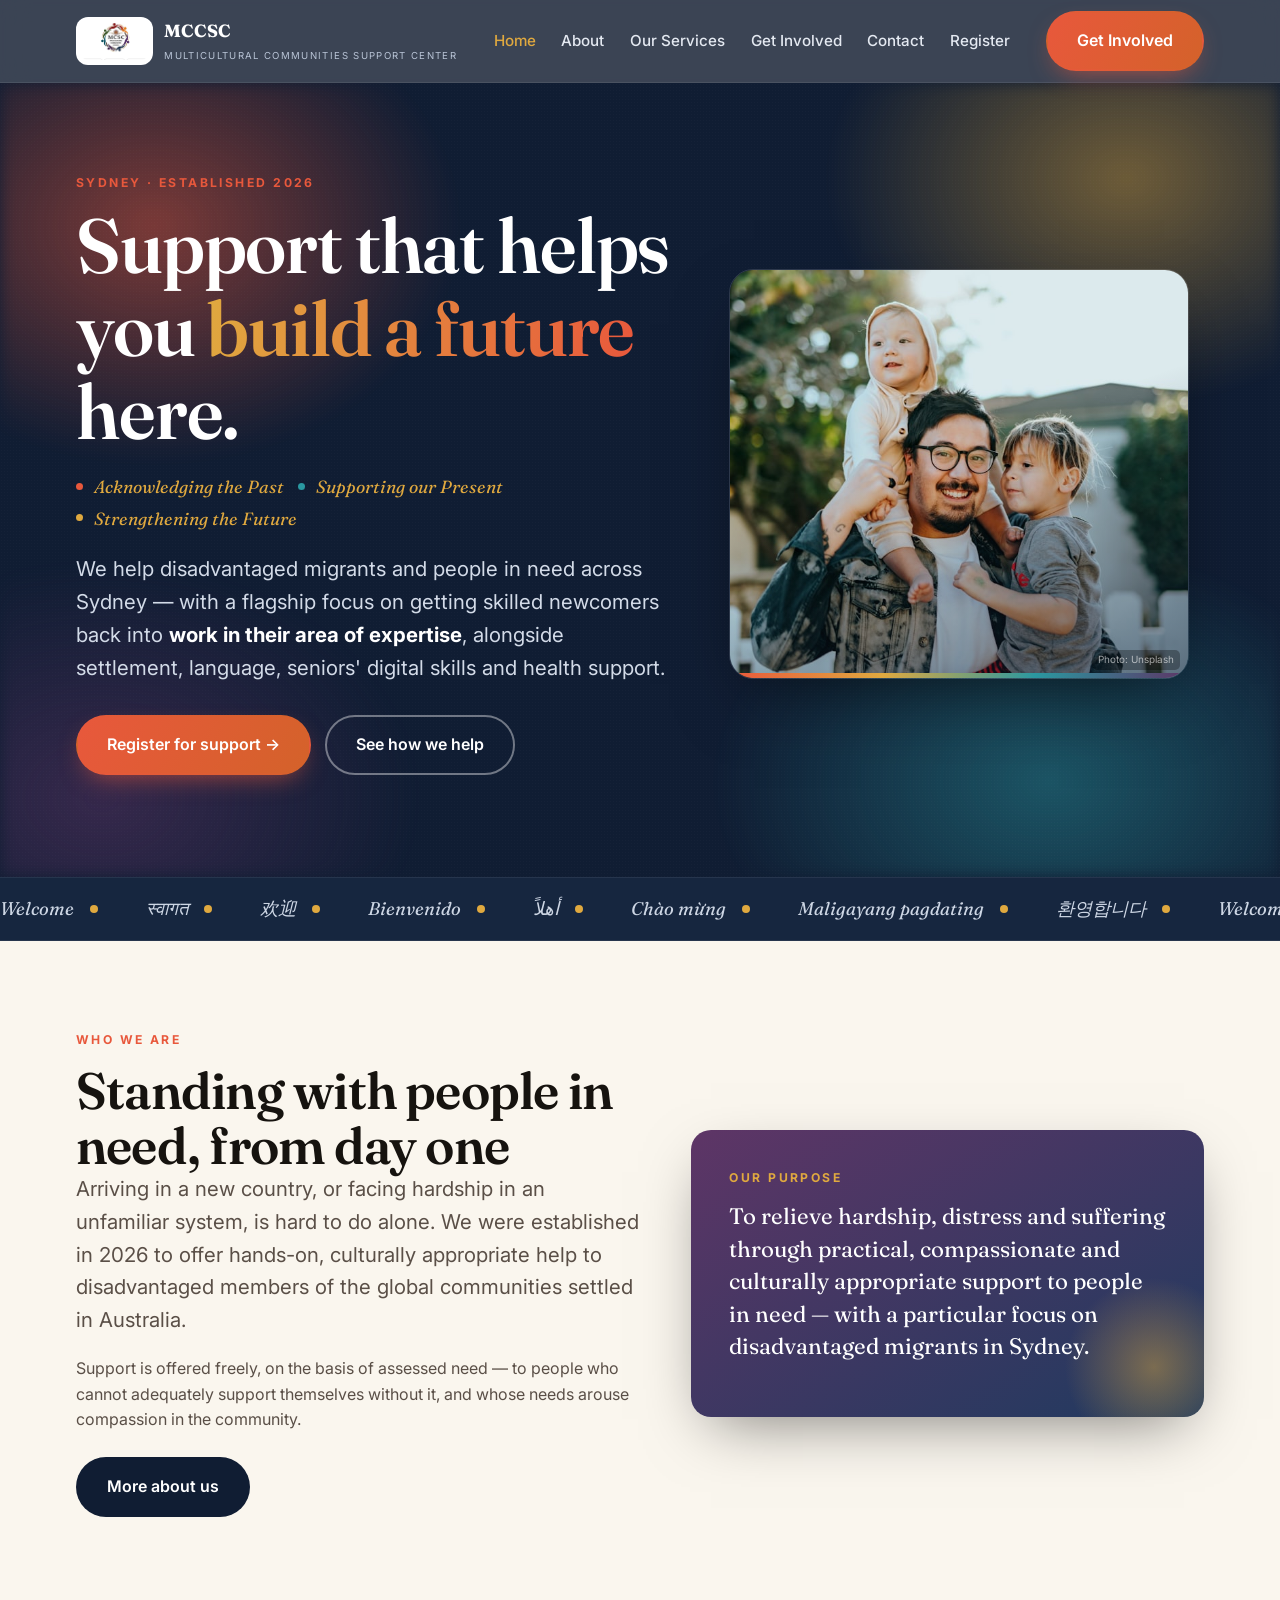
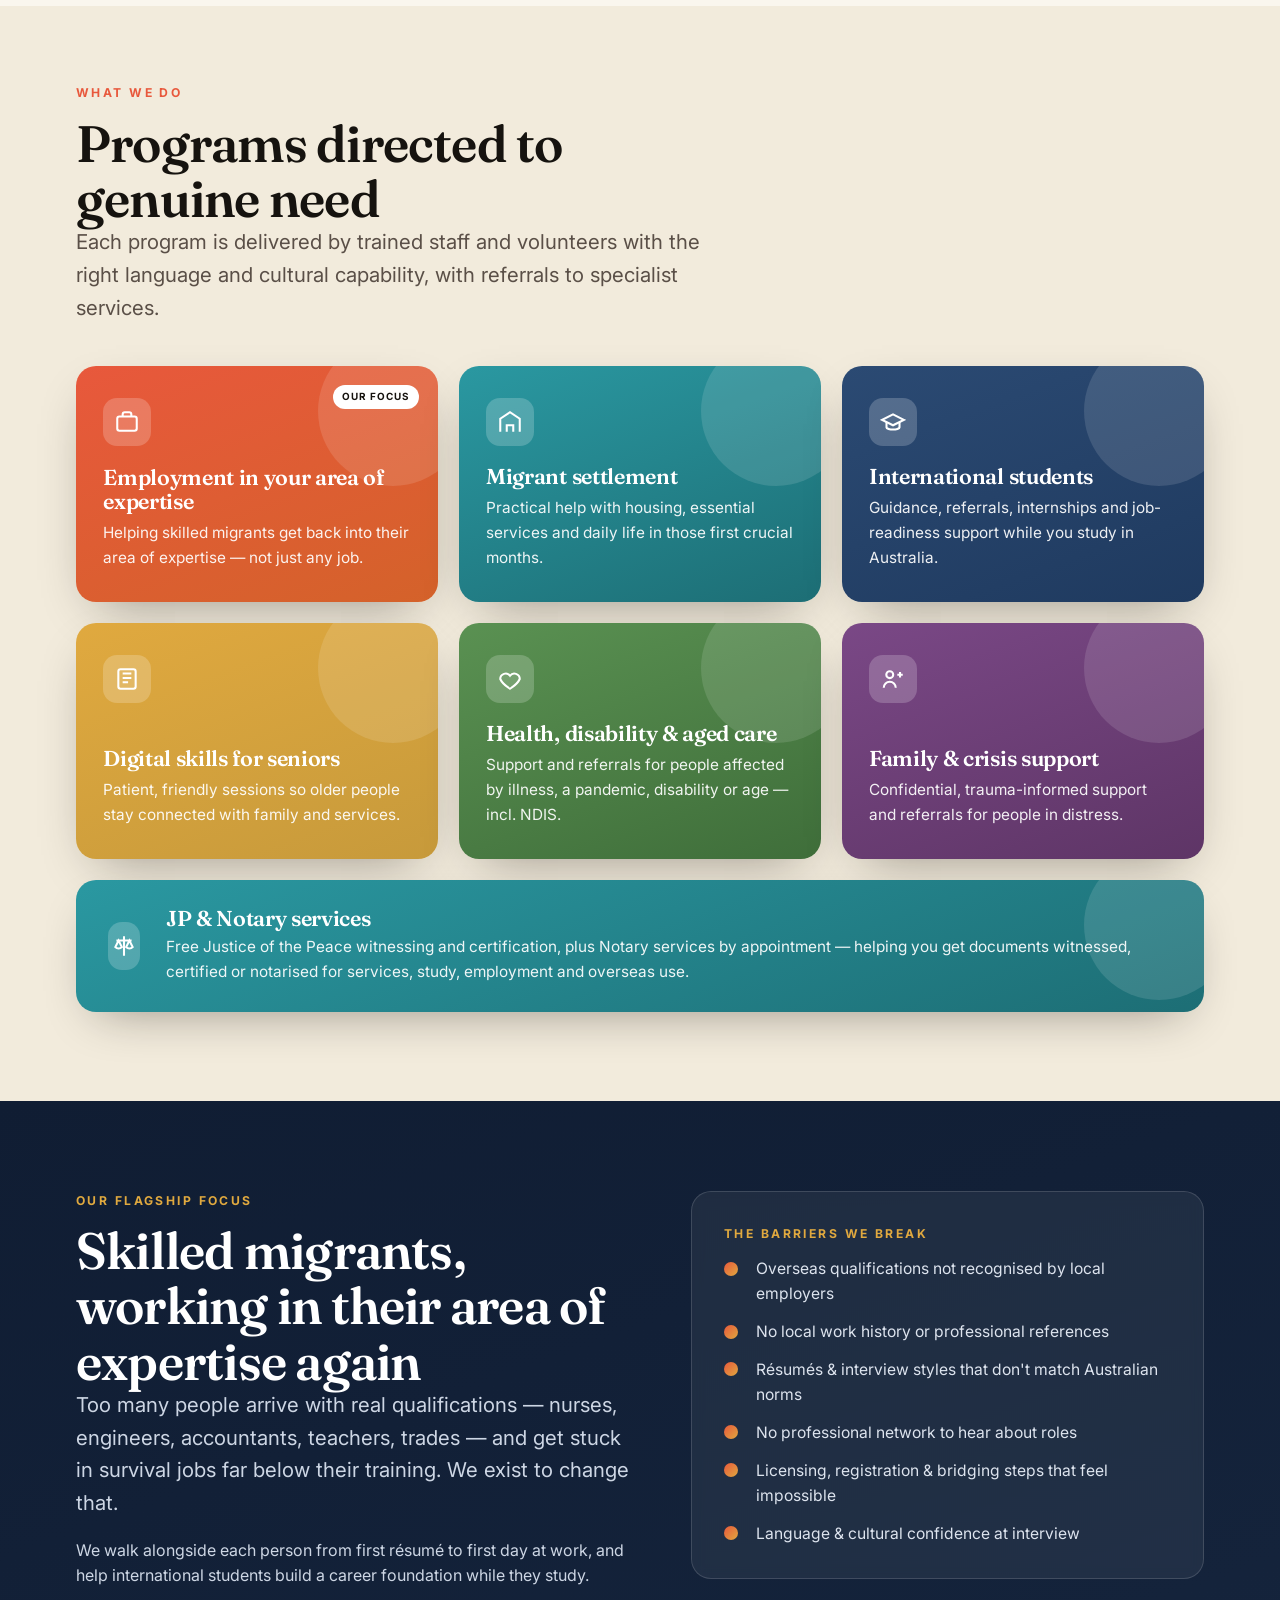
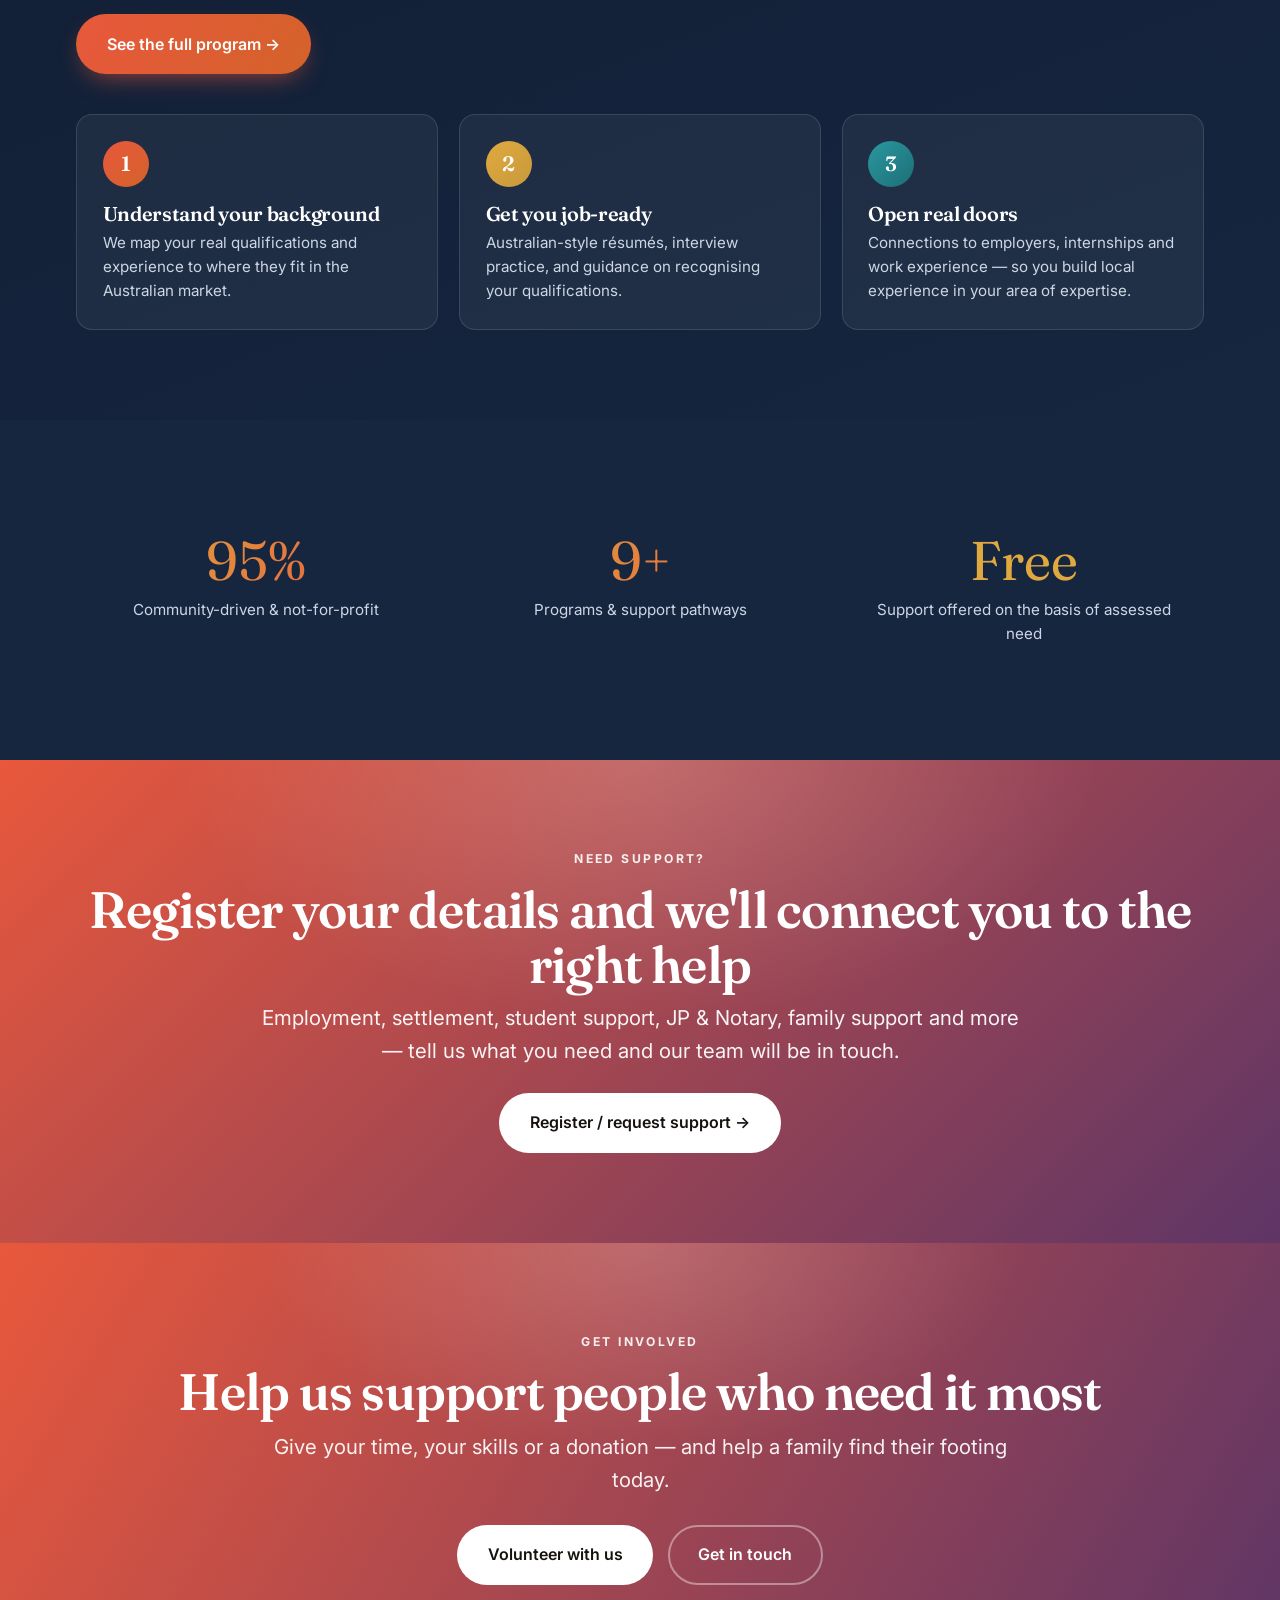
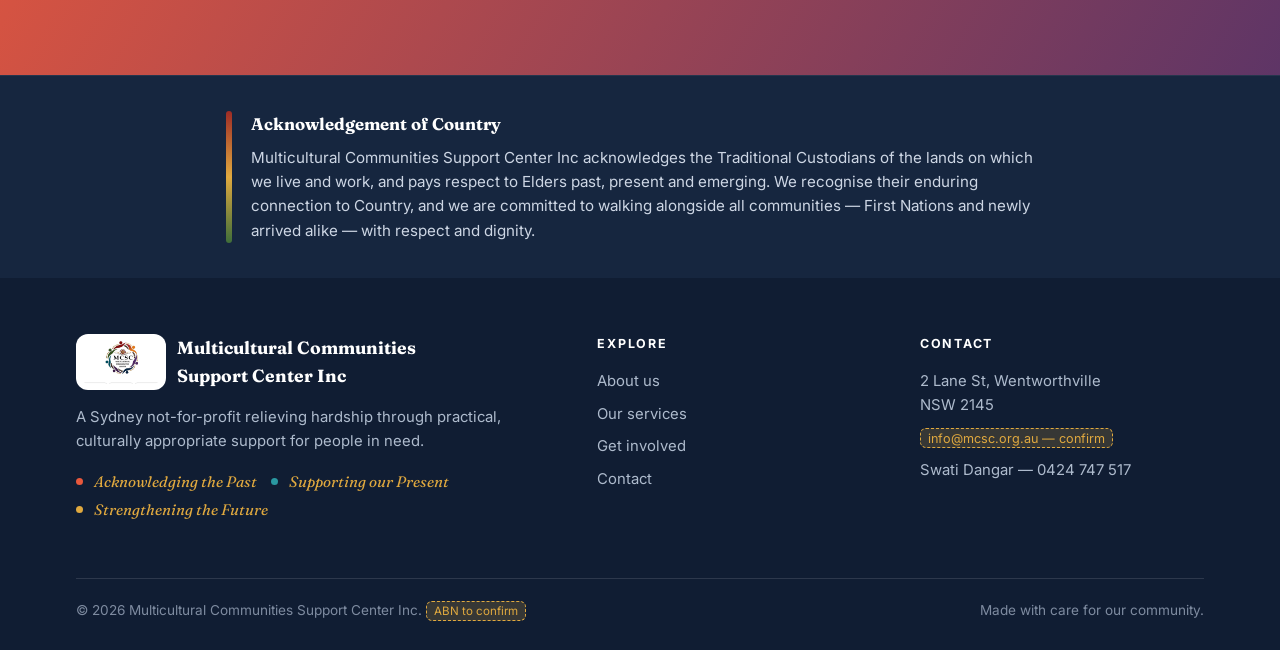
<file: index.html>
<!DOCTYPE html>
<html lang="en">
<head>
<meta charset="UTF-8">
<meta name="viewport" content="width=device-width, initial-scale=1">
<title>Multicultural Communities Support Center Inc — Sydney</title>
<meta name="description" content="A vibrant Sydney community organisation helping migrants and people in need — with a flagship focus on helping skilled newcomers find work in their area of expertise.">
<link rel="preconnect" href="https://fonts.googleapis.com">
<link rel="preconnect" href="https://fonts.gstatic.com" crossorigin>
<link href="https://fonts.googleapis.com/css2?family=Fraunces:opsz,wght@9..144,400;9..144,500;9..144,600;9..144,700&family=Inter:wght@400;500;600;700&display=swap" rel="stylesheet">
<link rel="stylesheet" href="assets/style2.css">
<link rel="icon" href="assets/logo.png">
<link rel="canonical" href="https://mcsc-website.pages.dev/">
<link rel="sitemap" type="application/xml" href="/sitemap.xml">
<meta property="og:type" content="website">
<meta property="og:site_name" content="Multicultural Communities Support Center Inc">
<meta property="og:title" content="Multicultural Communities Support Center Inc — Sydney">
<meta property="og:description" content="A Sydney not-for-profit helping disadvantaged migrants and people in need — with a flagship focus on helping skilled newcomers find work in their area of expertise.">
<meta property="og:url" content="https://mcsc-website.pages.dev/">
<meta property="og:image" content="https://mcsc-website.pages.dev/assets/hero.jpg">
<meta property="og:locale" content="en_AU">
<meta name="twitter:card" content="summary_large_image">
<meta name="twitter:title" content="Multicultural Communities Support Center Inc — Sydney">
<meta name="twitter:description" content="A Sydney not-for-profit helping disadvantaged migrants and people in need — with a flagship focus on helping skilled newcomers find work in their area of expertise.">
<meta name="twitter:image" content="https://mcsc-website.pages.dev/assets/hero.jpg">
<meta name="robots" content="index, follow">
<meta name="geo.region" content="AU-NSW">
<meta name="geo.placename" content="Wentworthville, Sydney">
<script type="application/ld+json">
{
  "@context": "https://schema.org",
  "@type": [
    "NGO",
    "LocalBusiness"
  ],
  "name": "Multicultural Communities Support Center Inc",
  "alternateName": "MCCSC",
  "url": "https://mcsc-website.pages.dev/",
  "logo": "https://mcsc-website.pages.dev/assets/logo.png",
  "image": "https://mcsc-website.pages.dev/assets/hero.jpg",
  "description": "A Sydney not-for-profit relieving hardship through practical, culturally appropriate support for disadvantaged migrants and people in need.",
  "foundingDate": "2026",
  "slogan": "Acknowledging the Past, Supporting our Present, Strengthening the Future",
  "areaServed": {
    "@type": "City",
    "name": "Sydney",
    "containedInPlace": {
      "@type": "State",
      "name": "New South Wales"
    }
  },
  "address": {
    "@type": "PostalAddress",
    "streetAddress": "2 Lane St",
    "addressLocality": "Wentworthville",
    "addressRegion": "NSW",
    "postalCode": "2145",
    "addressCountry": "AU"
  },
  "knowsAbout": [
    "migrant settlement",
    "employment support",
    "skilled migrant employment",
    "international student support",
    "digital literacy for seniors",
    "NDIS guidance",
    "aged care guidance",
    "family and domestic violence support",
    "Justice of the Peace services",
    "Notary services"
  ],
  "nonprofitStatus": "NonprofitANBI"
}
</script>
</head>
<body>

<header class="site-header">
  <nav class="nav" aria-label="Primary">
    <a class="brand" href="index.html">
      <img src="assets/logo.png" alt="MCCSC logo">
      <span><b>MCCSC</b><small>Multicultural Communities Support Center</small></span>
    </a>
    <ul class="nav-links">
      <li><a href="index.html" class="active">Home</a></li>
      <li><a href="about.html">About</a></li>
      <li><a href="services.html">Our Services</a></li>
      <li><a href="get-involved.html">Get Involved</a></li>
      <li><a href="contact.html">Contact</a></li>
      <li><a href="register.html">Register</a></li>
    </ul>
    <a class="btn btn-primary" href="get-involved.html">Get Involved</a>
    <button class="nav-toggle" aria-label="Menu"><span></span><span></span><span></span></button>
  </nav>
</header>

<!-- HERO -->
<div class="hero">
  <div class="mesh"></div>
  <div class="grain"></div>
  <div class="wrap">
    <div>
      <p class="eyebrow">Sydney · Established 2026</p>
      <h1>Support that helps you <span class="accent">build a future</span> here.</h1>
      <p class="motto"><span>Acknowledging the Past</span><span>Supporting our Present</span><span>Strengthening the Future</span></p>
      <p class="lead">We help disadvantaged migrants and people in need across Sydney — with a flagship focus on getting skilled newcomers back into <strong style="color:#fff">work in their area of expertise</strong>, alongside settlement, language, seniors' digital skills and health support.</p>
      <div class="hero-cta">
        <a class="btn btn-primary" href="register.html">Register for support →</a>
        <a class="btn btn-ghost" href="services.html">See how we help</a>
      </div>
    </div>
    <div class="hero-art" aria-hidden="false">
      <figure class="hero-photo">
        <img src="assets/hero.jpg" alt="Two people learning together over a laptop — building skills for work in Australia">
        <figcaption>Photo: Unsplash</figcaption>
      </figure>
    </div>
  </div>
</div>

<!-- CULTURE MARQUEE -->
<div class="strip" aria-hidden="true">
  <div class="track">
    <span>Welcome</span><span>स्वागत</span><span>欢迎</span><span>Bienvenido</span><span>أهلاً</span><span>Chào mừng</span><span>Maligayang pagdating</span><span>환영합니다</span>
    <span>Welcome</span><span>स्वागत</span><span>欢迎</span><span>Bienvenido</span><span>أهلاً</span><span>Chào mừng</span><span>Maligayang pagdating</span><span>환영합니다</span>
  </div>
</div>

<!-- WELCOME -->
<section>
  <div class="wrap split reveal">
    <div>
      <p class="eyebrow">Who we are</p>
      <h2>Standing with people in need, from day one</h2>
      <p class="lead" style="margin-bottom:1.2rem">Arriving in a new country, or facing hardship in an unfamiliar system, is hard to do alone. We were established in 2026 to offer hands-on, culturally appropriate help to disadvantaged members of the global communities settled in Australia.</p>
      <p style="color:var(--ink-soft)">Support is offered freely, on the basis of assessed need — to people who cannot adequately support themselves without it, and whose needs arouse compassion in the community.</p>
      <a class="btn btn-dark" href="about.html" style="margin-top:.5rem">More about us</a>
    </div>
    <div class="purpose-card">
      <p class="eyebrow">Our purpose</p>
      <p class="q">To relieve hardship, distress and suffering through practical, compassionate and culturally appropriate support to people in need — with a particular focus on disadvantaged migrants in Sydney.</p>
    </div>
  </div>
</section>

<!-- PROGRAM TILES -->
<section style="background:var(--paper-2);padding-top:clamp(3rem,6vw,5rem)">
  <div class="wrap">
    <div class="section-head reveal">
      <p class="eyebrow">What we do</p>
      <h2>Programs directed to genuine need</h2>
      <p class="lead">Each program is delivered by trained staff and volunteers with the right language and cultural capability, with referrals to specialist services.</p>
    </div>
    <div class="tiles reveal">
      <a class="tile t-orange" href="services.html#employment">
        <span class="badge">Our focus</span>
        <div class="ic"><svg viewBox="0 0 24 24" fill="none" stroke-width="1.9"><rect x="3" y="7" width="18" height="13" rx="2"/><path d="M8 7V5a2 2 0 0 1 2-2h4a2 2 0 0 1 2 2v2"/></svg></div>
        <h3>Employment in your area of expertise</h3>
        <p>Helping skilled migrants get back into their area of expertise — not just any job.</p>
      </a>
      <a class="tile t-teal" href="services.html">
        <div class="ic"><svg viewBox="0 0 24 24" fill="none" stroke-width="1.9"><path d="M3 21V9l9-6 9 6v12"/><path d="M9 21v-6h6v6"/></svg></div>
        <h3>Migrant settlement</h3>
        <p>Practical help with housing, essential services and daily life in those first crucial months.</p>
      </a>
      <a class="tile t-navy" href="services.html">
        <div class="ic"><svg viewBox="0 0 24 24" fill="none" stroke-width="1.9"><path d="M22 10L12 5 2 10l10 5 10-5z"/><path d="M6 12v5c0 1 3 2 6 2s6-1 6-2v-5"/></svg></div>
        <h3>International students</h3>
        <p>Guidance, referrals, internships and job-readiness support while you study in Australia.</p>
      </a>
      <a class="tile t-gold" href="services.html">
        <div class="ic"><svg viewBox="0 0 24 24" fill="none" stroke-width="1.9"><rect x="4" y="3" width="16" height="18" rx="2"/><path d="M8 7h8M8 11h8M8 15h5"/></svg></div>
        <h3>Digital skills for seniors</h3>
        <p>Patient, friendly sessions so older people stay connected with family and services.</p>
      </a>
      <a class="tile t-green" href="services.html">
        <div class="ic"><svg viewBox="0 0 24 24" fill="none" stroke-width="1.9"><path d="M12 21s-7-4.5-9-9a5 5 0 0 1 9-3 5 5 0 0 1 9 3c-2 4.5-9 9-9 9z"/></svg></div>
        <h3>Health, disability &amp; aged care</h3>
        <p>Support and referrals for people affected by illness, a pandemic, disability or age — incl. NDIS.</p>
      </a>
      <a class="tile t-plum" href="services.html#family">
        <div class="ic"><svg viewBox="0 0 24 24" fill="none" stroke-width="1.9"><circle cx="9" cy="8" r="3.2"/><path d="M3.5 20a5.5 5.5 0 0 1 11 0"/><path d="M16 8h5M18.5 5.5v5"/></svg></div>
        <h3>Family &amp; crisis support</h3>
        <p>Confidential, trauma-informed support and referrals for people in distress.</p>
      </a>
      <a class="tile t-green jp-wide" href="services.html#jp-notary" style="--c1:#2a98a1;--c2:#1d6e75">
        <div class="ic"><svg viewBox="0 0 24 24" fill="none" stroke-width="1.9"><path d="M12 3v18M5 7h14M7 7l-3 6a4 4 0 0 0 6 0L7 7zm10 0l-3 6a4 4 0 0 0 6 0l-3-6z"/></svg></div>
        <div class="txt">
          <h3>JP &amp; Notary services</h3>
          <p>Free Justice of the Peace witnessing and certification, plus Notary services by appointment — helping you get documents witnessed, certified or notarised for services, study, employment and overseas use.</p>
        </div>
      </a>
    </div>
  </div>
</section>

<!-- EMPLOYMENT FLAGSHIP -->
<section class="flagship">
  <div class="wrap">
    <div class="split reveal" style="align-items:start">
      <div>
        <p class="eyebrow">Our flagship focus</p>
        <h2>Skilled migrants, working in their area of expertise again</h2>
        <p class="lead" style="margin-bottom:1.1rem">Too many people arrive with real qualifications — nurses, engineers, accountants, teachers, trades — and get stuck in survival jobs far below their training. We exist to change that.</p>
        <p style="color:#cdd6e4">We walk alongside each person from first résumé to first day at work, and help international students build a career foundation while they study.</p>
        <a class="btn btn-primary" href="services.html#employment" style="margin-top:.6rem">See the full program →</a>
      </div>
      <div class="glass">
        <p class="eyebrow" style="color:var(--gold-b)">The barriers we break</p>
        <ul class="checklist">
          <li>Overseas qualifications not recognised by local employers</li>
          <li>No local work history or professional references</li>
          <li>Résumés &amp; interview styles that don't match Australian norms</li>
          <li>No professional network to hear about roles</li>
          <li>Licensing, registration &amp; bridging steps that feel impossible</li>
          <li>Language &amp; cultural confidence at interview</li>
        </ul>
      </div>
    </div>
    <div class="steps reveal">
      <div class="step-card"><div class="n">1</div><h3>Understand your background</h3><p>We map your real qualifications and experience to where they fit in the Australian market.</p></div>
      <div class="step-card"><div class="n">2</div><h3>Get you job-ready</h3><p>Australian-style résumés, interview practice, and guidance on recognising your qualifications.</p></div>
      <div class="step-card"><div class="n">3</div><h3>Open real doors</h3><p>Connections to employers, internships and work experience — so you build local experience in your area of expertise.</p></div>
    </div>
  </div>
</section>

<!-- STATS -->
<section style="background:var(--deep-2)">
  <div class="wrap reveal">
    <div class="stats">
      <div class="stat"><div class="n" data-count="100" data-suffix="%">0%</div><div class="l">Community-driven &amp; not-for-profit</div></div>
      <div class="stat"><div class="n" data-count="10" data-suffix="+">0+</div><div class="l">Programs &amp; support pathways</div></div>
      <div class="stat"><div class="n" style="-webkit-text-fill-color:initial;background:none;color:var(--gold-b)">Free</div><div class="l">Support offered on the basis of assessed need</div></div>
    </div>
  </div>
</section>

<!-- CTA -->
<section class="reg-cta">
  <div class="wrap reveal">
    <p class="eyebrow" style="color:rgba(255,255,255,.9)">Need support?</p>
    <h2>Register your details and we'll connect you to the right help</h2>
    <p class="lead">Employment, settlement, student support, JP &amp; Notary, family support and more — tell us what you need and our team will be in touch.</p>
    <div class="cta-row">
      <a class="btn btn-light" href="register.html">Register / request support →</a>
    </div>
  </div>
</section>

<section class="cta-band">
  <div class="wrap reveal">
    <p class="eyebrow" style="color:rgba(255,255,255,.9)">Get involved</p>
    <h2>Help us support people who need it most</h2>
    <p class="lead">Give your time, your skills or a donation — and help a family find their footing today.</p>
    <div class="cta-row">
      <a class="btn btn-dark" href="get-involved.html">Volunteer with us</a>
      <a class="btn btn-ghost" href="contact.html">Get in touch</a>
    </div>
  </div>
</section>

<!-- FOOTER -->
<section class="acknowledgement" aria-label="Acknowledgement of Country">
  <div class="wrap">
    <div class="bar" aria-hidden="true"></div>
    <div>
      <h4>Acknowledgement of Country</h4>
      <p>Multicultural Communities Support Center Inc acknowledges the Traditional Custodians of the lands on which we live and work, and pays respect to Elders past, present and emerging. We recognise their enduring connection to Country, and we are committed to walking alongside all communities — First Nations and newly arrived alike — with respect and dignity.</p>
    </div>
  </div>
</section>
<footer class="site-footer">
  <div class="wrap">
    <div class="foot-grid">
      <div>
        <div class="foot-brand"><img src="assets/logo.png" alt="MCCSC logo"><b>Multicultural Communities<br>Support Center Inc</b></div>
        <p>A Sydney not-for-profit relieving hardship through practical, culturally appropriate support for people in need.</p>
        <p class="motto" style="font-size:.95rem;color:var(--gold-b)"><span>Acknowledging the Past</span><span>Supporting our Present</span><span>Strengthening the Future</span></p>
      </div>
      <div>
        <h4>Explore</h4>
        <a href="about.html">About us</a><a href="services.html">Our services</a><a href="get-involved.html">Get involved</a><a href="contact.html">Contact</a>
      </div>
      <div>
        <h4>Contact</h4>
        <a href="#">2 Lane St, Wentworthville<br>NSW 2145</a>
        <a href="mailto:info@mcsc.org.au"><span class="todo">info@mcsc.org.au — confirm</span></a>
        <a href="tel:+61424747517">Swati Dangar — 0424 747 517</a>
      </div>
    </div>
    <div class="foot-bottom">
      <span>© 2026 Multicultural Communities Support Center Inc. <span class="todo">ABN to confirm</span></span>
      <span>Made with care for our community.</span>
    </div>
  </div>
</footer>

<script src="assets/main2.js"></script>
</body>
</html>
</file>
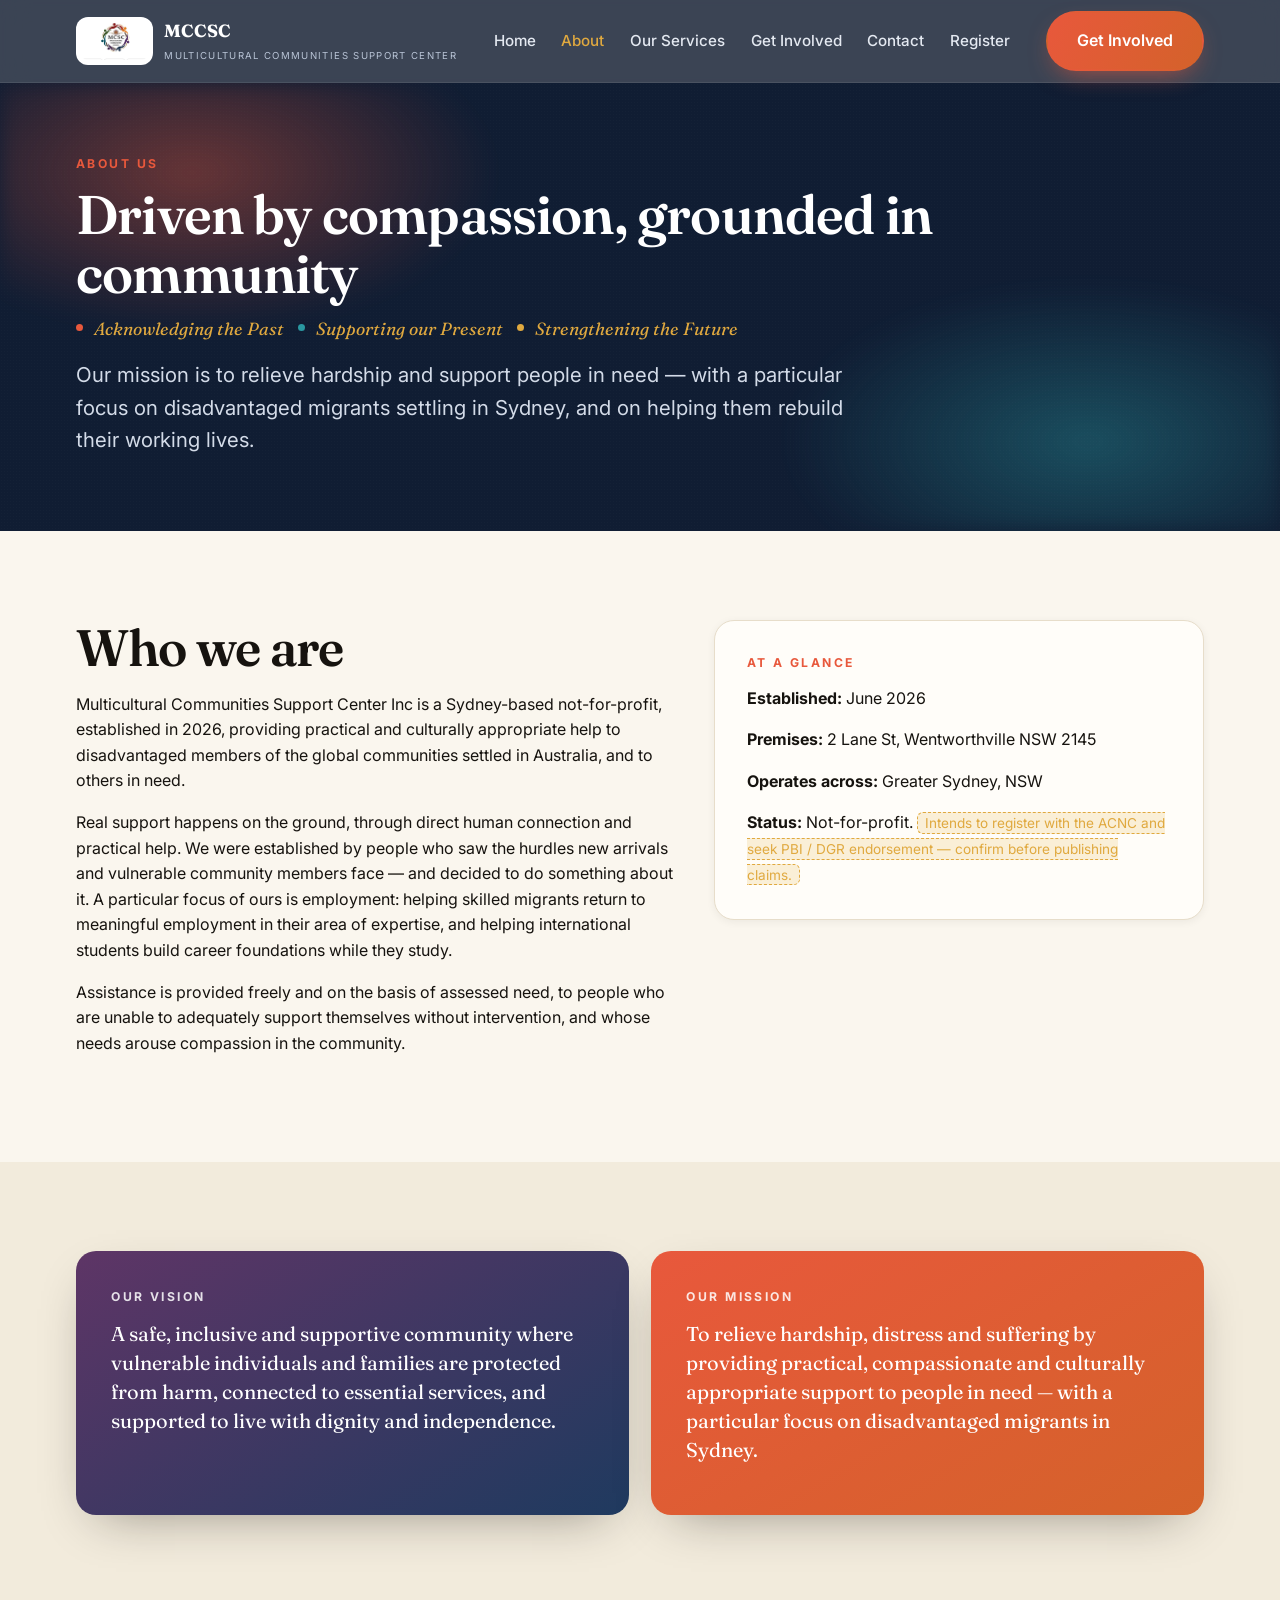
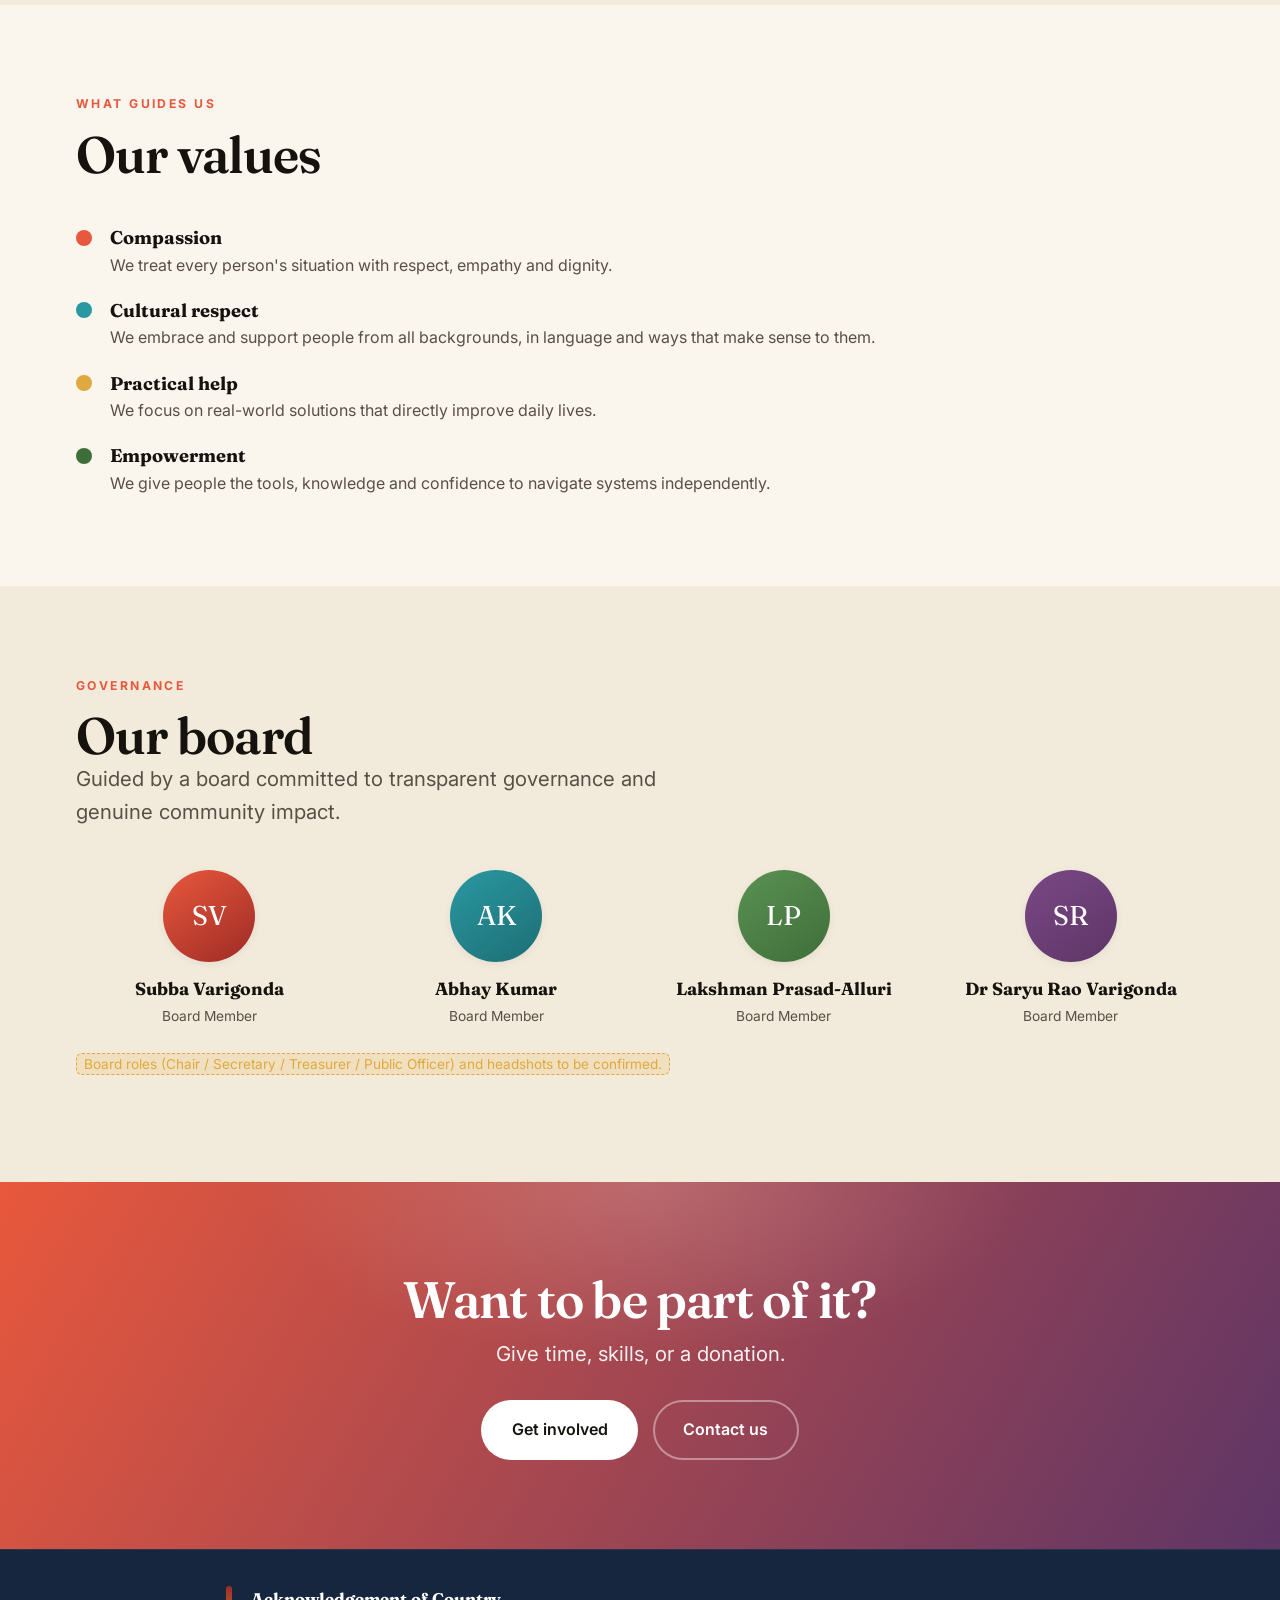
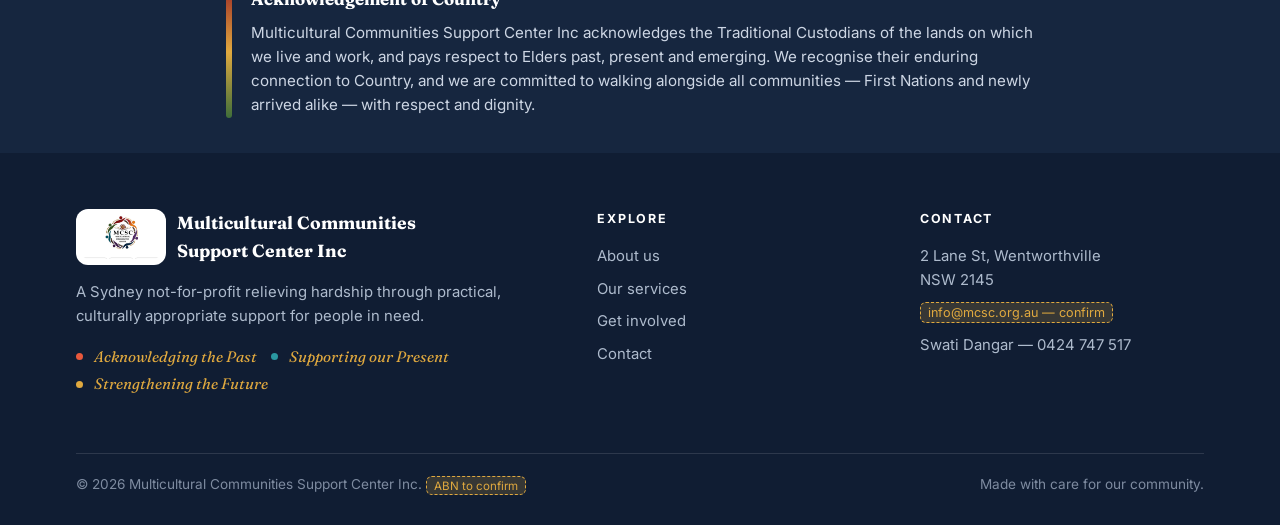
<file: about.html>
<!DOCTYPE html>
<html lang="en">
<head>
<meta charset="UTF-8">
<meta name="viewport" content="width=device-width, initial-scale=1">
<title>About — Multicultural Communities Support Center Inc</title>
<meta name="description" content="Learn about MCCSC, a Sydney not-for-profit supporting migrants and people in need.">
<link rel="preconnect" href="https://fonts.googleapis.com">
<link rel="preconnect" href="https://fonts.gstatic.com" crossorigin>
<link href="https://fonts.googleapis.com/css2?family=Fraunces:opsz,wght@9..144,400;9..144,500;9..144,600;9..144,700&family=Inter:wght@400;500;600;700&display=swap" rel="stylesheet">
<link rel="stylesheet" href="assets/style2.css">
<link rel="icon" href="assets/logo.png">
<link rel="canonical" href="https://mcsc-website.pages.dev/about.html">
<link rel="sitemap" type="application/xml" href="/sitemap.xml">
<meta property="og:type" content="website">
<meta property="og:site_name" content="Multicultural Communities Support Center Inc">
<meta property="og:title" content="About — Multicultural Communities Support Center Inc">
<meta property="og:description" content="Learn about MCCSC, a Sydney not-for-profit supporting migrants and people in need through settlement, employment, seniors' digital skills and family support.">
<meta property="og:url" content="https://mcsc-website.pages.dev/about.html">
<meta property="og:image" content="https://mcsc-website.pages.dev/assets/hero.jpg">
<meta property="og:locale" content="en_AU">
<meta name="twitter:card" content="summary_large_image">
<meta name="twitter:title" content="About — Multicultural Communities Support Center Inc">
<meta name="twitter:description" content="Learn about MCCSC, a Sydney not-for-profit supporting migrants and people in need through settlement, employment, seniors' digital skills and family support.">
<meta name="twitter:image" content="https://mcsc-website.pages.dev/assets/hero.jpg">
<meta name="robots" content="index, follow">
<meta name="geo.region" content="AU-NSW">
<meta name="geo.placename" content="Wentworthville, Sydney">
<script type="application/ld+json">
{
  "@context": "https://schema.org",
  "@type": [
    "NGO",
    "LocalBusiness"
  ],
  "name": "Multicultural Communities Support Center Inc",
  "alternateName": "MCCSC",
  "url": "https://mcsc-website.pages.dev/",
  "logo": "https://mcsc-website.pages.dev/assets/logo.png",
  "image": "https://mcsc-website.pages.dev/assets/hero.jpg",
  "description": "A Sydney not-for-profit relieving hardship through practical, culturally appropriate support for disadvantaged migrants and people in need.",
  "foundingDate": "2026",
  "slogan": "Acknowledging the Past, Supporting our Present, Strengthening the Future",
  "areaServed": {
    "@type": "City",
    "name": "Sydney",
    "containedInPlace": {
      "@type": "State",
      "name": "New South Wales"
    }
  },
  "address": {
    "@type": "PostalAddress",
    "streetAddress": "2 Lane St",
    "addressLocality": "Wentworthville",
    "addressRegion": "NSW",
    "postalCode": "2145",
    "addressCountry": "AU"
  },
  "knowsAbout": [
    "migrant settlement",
    "employment support",
    "skilled migrant employment",
    "international student support",
    "digital literacy for seniors",
    "NDIS guidance",
    "aged care guidance",
    "family and domestic violence support",
    "Justice of the Peace services",
    "Notary services"
  ],
  "nonprofitStatus": "NonprofitANBI"
}
</script>
</head>
<body>
<header class="site-header">
  <nav class="nav" aria-label="Primary">
    <a class="brand" href="index.html"><img src="assets/logo.png" alt="MCCSC logo"><span><b>MCCSC</b><small>Multicultural Communities Support Center</small></span></a>
    <ul class="nav-links"><li><a href="index.html">Home</a></li><li><a href="about.html" class="active">About</a></li><li><a href="services.html">Our Services</a></li><li><a href="get-involved.html">Get Involved</a></li><li><a href="contact.html">Contact</a></li>
      <li><a href="register.html">Register</a></li></ul>
    <a class="btn btn-primary" href="get-involved.html">Get Involved</a>
    <button class="nav-toggle" aria-label="Menu"><span></span><span></span><span></span></button>
  </nav>
</header>
<div class="page-hero">
  <div class="mesh"></div><div class="grain"></div>
  <div class="wrap">
    <p class="eyebrow">About us</p>
    <h1>Driven by compassion, grounded in community</h1>
    <p class="motto"><span>Acknowledging the Past</span><span>Supporting our Present</span><span>Strengthening the Future</span></p>
    <p class="lead">Our mission is to relieve hardship and support people in need — with a particular focus on disadvantaged migrants settling in Sydney, and on helping them rebuild their working lives.</p>
  </div>
</div>
<section>
  <div class="wrap svc-feature reveal">
    <div>
      <h2>Who we are</h2>
      <p style="margin-top:1rem">Multicultural Communities Support Center Inc is a Sydney-based not-for-profit, established in 2026, providing practical and culturally appropriate help to disadvantaged members of the global communities settled in Australia, and to others in need.</p>
      <p>Real support happens on the ground, through direct human connection and practical help. We were established by people who saw the hurdles new arrivals and vulnerable community members face — and decided to do something about it. A particular focus of ours is employment: helping skilled migrants return to meaningful employment in their area of expertise, and helping international students build career foundations while they study.</p>
      <p>Assistance is provided freely and on the basis of assessed need, to people who are unable to adequately support themselves without intervention, and whose needs arouse compassion in the community.</p>
    </div>
    <div class="panel">
      <p class="eyebrow">At a glance</p>
      <p><b>Established:</b> June 2026</p>
      <p><b>Premises:</b> 2 Lane St, Wentworthville NSW 2145</p>
      <p><b>Operates across:</b> Greater Sydney, NSW</p>
      <p style="margin:0"><b>Status:</b> Not-for-profit. <span class="todo">Intends to register with the ACNC and seek PBI / DGR endorsement — confirm before publishing claims.</span></p>
    </div>
  </div>
</section>
<section style="background:var(--paper-2)">
  <div class="wrap grid2 reveal">
    <div class="vm-card" style="--c1:var(--plum);--c2:var(--navy)"><p class="eyebrow">Our vision</p><p class="q">A safe, inclusive and supportive community where vulnerable individuals and families are protected from harm, connected to essential services, and supported to live with dignity and independence.</p></div>
    <div class="vm-card" style="--c1:var(--coral);--c2:var(--orange)"><p class="eyebrow">Our mission</p><p class="q">To relieve hardship, distress and suffering by providing practical, compassionate and culturally appropriate support to people in need — with a particular focus on disadvantaged migrants in Sydney.</p></div>
  </div>
</section>
<section>
  <div class="wrap">
    <div class="section-head reveal"><p class="eyebrow">What guides us</p><h2>Our values</h2></div>
    <ul class="values reveal">
      <li><span class="dot" style="background:var(--coral)"></span><div><b>Compassion</b><span>We treat every person's situation with respect, empathy and dignity.</span></div></li>
      <li><span class="dot" style="background:var(--teal-b)"></span><div><b>Cultural respect</b><span>We embrace and support people from all backgrounds, in language and ways that make sense to them.</span></div></li>
      <li><span class="dot" style="background:var(--gold-b)"></span><div><b>Practical help</b><span>We focus on real-world solutions that directly improve daily lives.</span></div></li>
      <li><span class="dot" style="background:var(--green)"></span><div><b>Empowerment</b><span>We give people the tools, knowledge and confidence to navigate systems independently.</span></div></li>
    </ul>
  </div>
</section>
<section style="background:var(--paper-2)">
  <div class="wrap">
    <div class="section-head reveal"><p class="eyebrow">Governance</p><h2>Our board</h2><p class="lead">Guided by a board committed to transparent governance and genuine community impact.</p></div>
    <div class="team reveal">
      <div class="member"><div class="av" style="background:linear-gradient(145deg,var(--coral),var(--red))">SV</div><b>Subba Varigonda</b><span>Board Member</span></div>
      <div class="member"><div class="av" style="background:linear-gradient(145deg,var(--teal-b),var(--teal))">AK</div><b>Abhay Kumar</b><span>Board Member</span></div>
      <div class="member"><div class="av" style="background:linear-gradient(145deg,#5a9152,var(--green))">LP</div><b>Lakshman Prasad-Alluri</b><span>Board Member</span></div>
      <div class="member"><div class="av" style="background:linear-gradient(145deg,#7a4886,var(--plum))">SR</div><b>Dr Saryu Rao Varigonda</b><span>Board Member</span></div>
    </div>
    <p style="margin-top:1.4rem"><span class="todo">Board roles (Chair / Secretary / Treasurer / Public Officer) and headshots to be confirmed.</span></p>
  </div>
</section>
<section class="cta-band"><div class="wrap reveal"><h2>Want to be part of it?</h2><p class="lead">Give time, skills, or a donation.</p><div class="cta-row"><a class="btn btn-dark" href="get-involved.html">Get involved</a><a class="btn btn-ghost" href="contact.html">Contact us</a></div></div></section>
<section class="acknowledgement" aria-label="Acknowledgement of Country">
  <div class="wrap">
    <div class="bar" aria-hidden="true"></div>
    <div>
      <h4>Acknowledgement of Country</h4>
      <p>Multicultural Communities Support Center Inc acknowledges the Traditional Custodians of the lands on which we live and work, and pays respect to Elders past, present and emerging. We recognise their enduring connection to Country, and we are committed to walking alongside all communities — First Nations and newly arrived alike — with respect and dignity.</p>
    </div>
  </div>
</section>
<footer class="site-footer">
  <div class="wrap">
    <div class="foot-grid">
      <div>
        <div class="foot-brand"><img src="assets/logo.png" alt="MCCSC logo"><b>Multicultural Communities<br>Support Center Inc</b></div>
        <p>A Sydney not-for-profit relieving hardship through practical, culturally appropriate support for people in need.</p>
        <p class="motto" style="font-size:.95rem;color:var(--gold-b)"><span>Acknowledging the Past</span><span>Supporting our Present</span><span>Strengthening the Future</span></p>
      </div>
      <div><h4>Explore</h4><a href="about.html">About us</a><a href="services.html">Our services</a><a href="get-involved.html">Get involved</a><a href="contact.html">Contact</a></div>
      <div><h4>Contact</h4><a href="#">2 Lane St, Wentworthville<br>NSW 2145</a><a href="mailto:info@mcsc.org.au"><span class="todo">info@mcsc.org.au — confirm</span></a><a href="tel:+61424747517">Swati Dangar — 0424 747 517</a></div>
    </div>
    <div class="foot-bottom"><span>© 2026 Multicultural Communities Support Center Inc. <span class="todo">ABN to confirm</span></span><span>Made with care for our community.</span></div>
  </div>
</footer>
<script src="assets/main2.js"></script>
</body>
</html>
</file>
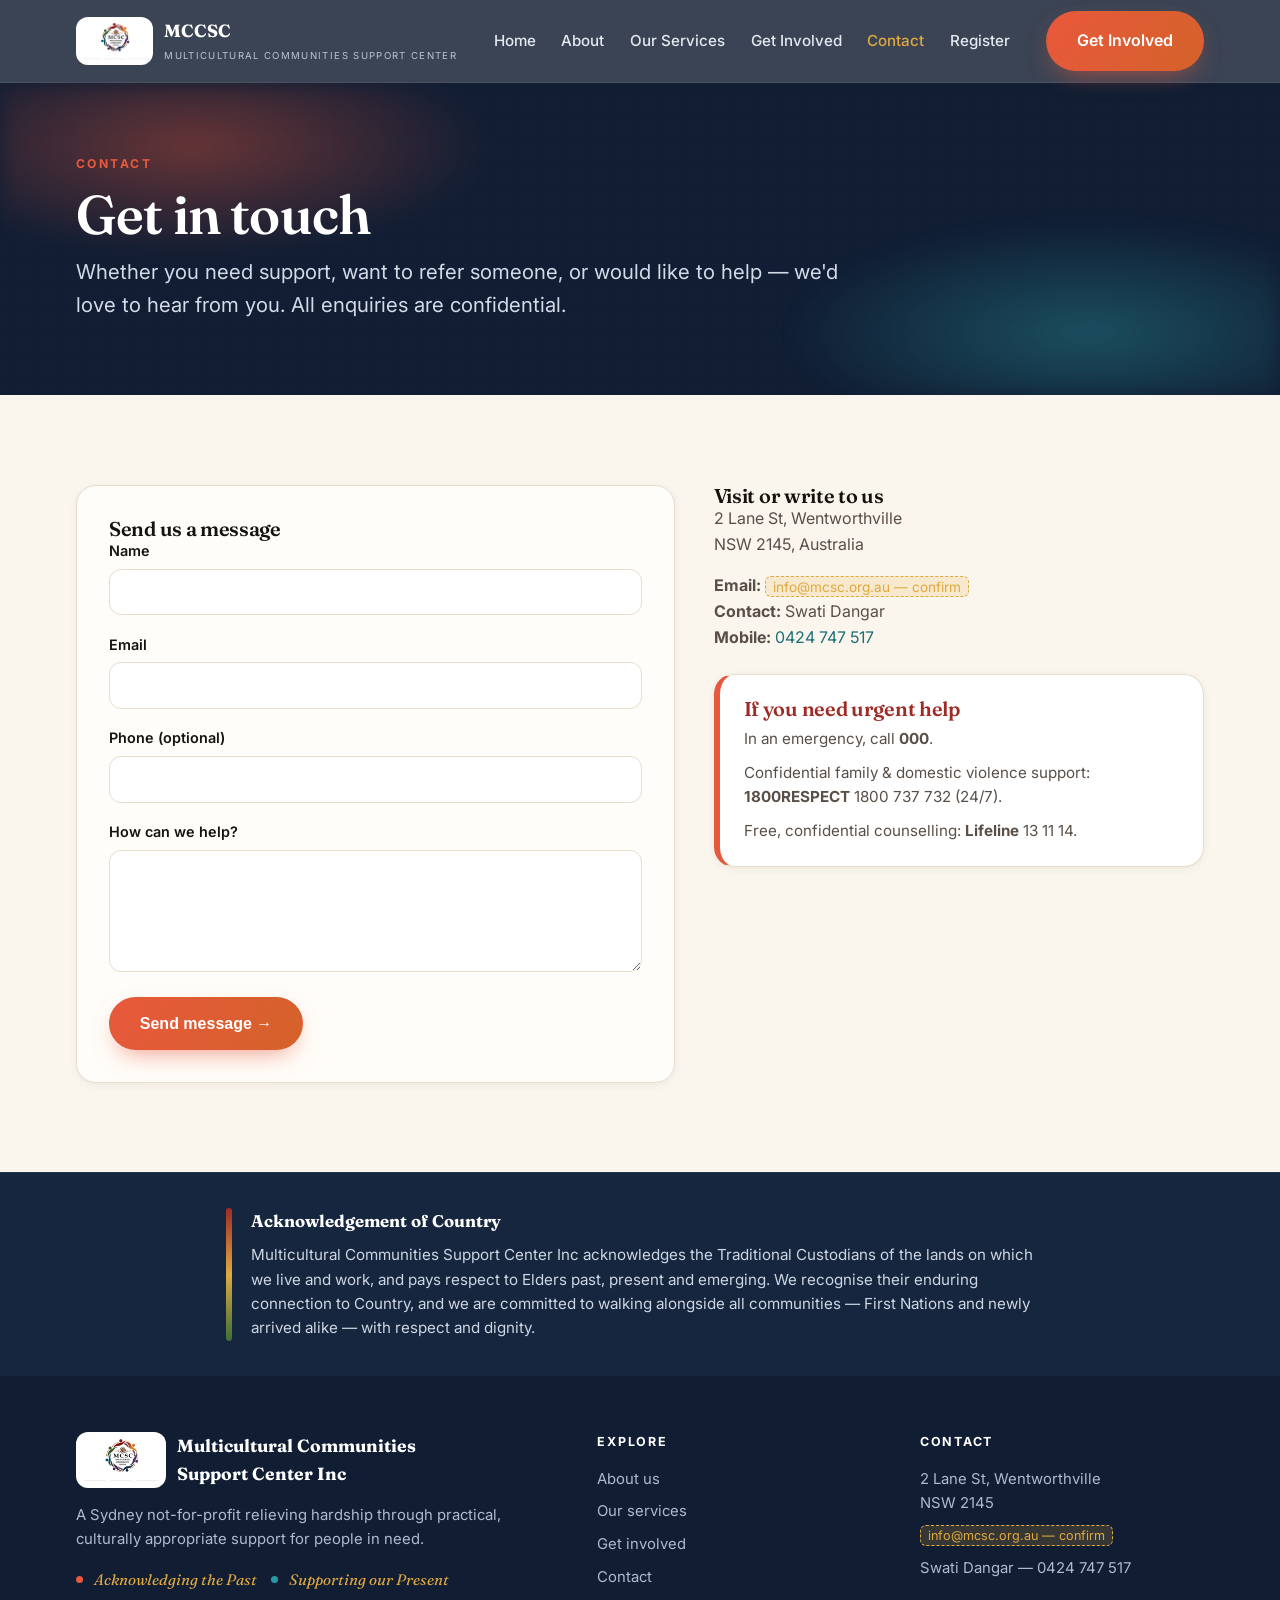
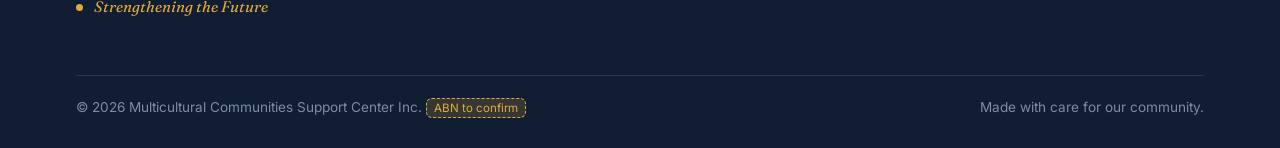
<file: contact.html>
<!DOCTYPE html>
<html lang="en">
<head>
<meta charset="UTF-8">
<meta name="viewport" content="width=device-width, initial-scale=1">
<title>Contact — Multicultural Communities Support Center Inc</title>
<meta name="description" content="Contact MCCSC in Wentworthville, Sydney. Confidential enquiries for support, referrals, volunteering and partnerships.">
<link rel="preconnect" href="https://fonts.googleapis.com">
<link rel="preconnect" href="https://fonts.gstatic.com" crossorigin>
<link href="https://fonts.googleapis.com/css2?family=Fraunces:opsz,wght@9..144,400;9..144,500;9..144,600;9..144,700&family=Inter:wght@400;500;600;700&display=swap" rel="stylesheet">
<link rel="stylesheet" href="assets/style2.css">
<link rel="icon" href="assets/logo.png">
<link rel="canonical" href="https://mcsc-website.pages.dev/contact.html">
<link rel="sitemap" type="application/xml" href="/sitemap.xml">
<meta property="og:type" content="website">
<meta property="og:site_name" content="Multicultural Communities Support Center Inc">
<meta property="og:title" content="Contact — Multicultural Communities Support Center Inc">
<meta property="og:description" content="Contact MCCSC in Wentworthville, Sydney. Confidential enquiries for support, referrals, volunteering, partnerships, and JP/Notary services by appointment.">
<meta property="og:url" content="https://mcsc-website.pages.dev/contact.html">
<meta property="og:image" content="https://mcsc-website.pages.dev/assets/hero.jpg">
<meta property="og:locale" content="en_AU">
<meta name="twitter:card" content="summary_large_image">
<meta name="twitter:title" content="Contact — Multicultural Communities Support Center Inc">
<meta name="twitter:description" content="Contact MCCSC in Wentworthville, Sydney. Confidential enquiries for support, referrals, volunteering, partnerships, and JP/Notary services by appointment.">
<meta name="twitter:image" content="https://mcsc-website.pages.dev/assets/hero.jpg">
<meta name="robots" content="index, follow">
<meta name="geo.region" content="AU-NSW">
<meta name="geo.placename" content="Wentworthville, Sydney">
<script type="application/ld+json">
{
  "@context": "https://schema.org",
  "@type": [
    "NGO",
    "LocalBusiness"
  ],
  "name": "Multicultural Communities Support Center Inc",
  "alternateName": "MCCSC",
  "url": "https://mcsc-website.pages.dev/",
  "logo": "https://mcsc-website.pages.dev/assets/logo.png",
  "image": "https://mcsc-website.pages.dev/assets/hero.jpg",
  "description": "A Sydney not-for-profit relieving hardship through practical, culturally appropriate support for disadvantaged migrants and people in need.",
  "foundingDate": "2026",
  "slogan": "Acknowledging the Past, Supporting our Present, Strengthening the Future",
  "areaServed": {
    "@type": "City",
    "name": "Sydney",
    "containedInPlace": {
      "@type": "State",
      "name": "New South Wales"
    }
  },
  "address": {
    "@type": "PostalAddress",
    "streetAddress": "2 Lane St",
    "addressLocality": "Wentworthville",
    "addressRegion": "NSW",
    "postalCode": "2145",
    "addressCountry": "AU"
  },
  "knowsAbout": [
    "migrant settlement",
    "employment support",
    "skilled migrant employment",
    "international student support",
    "digital literacy for seniors",
    "NDIS guidance",
    "aged care guidance",
    "family and domestic violence support",
    "Justice of the Peace services",
    "Notary services"
  ],
  "nonprofitStatus": "NonprofitANBI"
}
</script>
</head>
<body>
<header class="site-header">
  <nav class="nav" aria-label="Primary">
    <a class="brand" href="index.html"><img src="assets/logo.png" alt="MCCSC logo"><span><b>MCCSC</b><small>Multicultural Communities Support Center</small></span></a>
    <ul class="nav-links"><li><a href="index.html">Home</a></li><li><a href="about.html">About</a></li><li><a href="services.html">Our Services</a></li><li><a href="get-involved.html">Get Involved</a></li><li><a href="contact.html" class="active">Contact</a></li>
      <li><a href="register.html">Register</a></li></ul>
    <a class="btn btn-primary" href="get-involved.html">Get Involved</a>
    <button class="nav-toggle" aria-label="Menu"><span></span><span></span><span></span></button>
  </nav>
</header>
<div class="page-hero">
  <div class="mesh"></div><div class="grain"></div>
  <div class="wrap">
    <p class="eyebrow">Contact</p>
    <h1>Get in touch</h1>
    
    <p class="lead">Whether you need support, want to refer someone, or would like to help — we'd love to hear from you. All enquiries are confidential.</p>
  </div>
</div>
<section>
  <div class="wrap svc-feature reveal">
    <div class="panel">
      <h3 style="margin-top:0">Send us a message</h3>
      <form action="#" method="post" onsubmit="alert('Demo form — connect to an email service before going live (see handover notes).');return false;">
        <div class="field"><label for="cn">Name</label><input id="cn" type="text" required></div>
        <div class="field"><label for="ce">Email</label><input id="ce" type="email" required></div>
        <div class="field"><label for="cp">Phone (optional)</label><input id="cp" type="tel"></div>
        <div class="field"><label for="cm">How can we help?</label><textarea id="cm" rows="5" required></textarea></div>
        <button class="btn btn-primary" type="submit">Send message →</button>
      </form>
    </div>
    <div>
      <h3>Visit or write to us</h3>
      <p style="color:var(--ink-soft)">2 Lane St, Wentworthville<br>NSW 2145, Australia</p>
      <p style="color:var(--ink-soft)"><b>Email:</b> <span class="todo">info@mcsc.org.au — confirm</span><br><b>Contact:</b> Swati Dangar<br><b>Mobile:</b> <a href="tel:+61424747517">0424 747 517</a></p>
      <div class="safe-note" style="margin-top:1.5rem">
        <h3>If you need urgent help</h3>
        <p>In an emergency, call <b>000</b>.</p>
        <p>Confidential family &amp; domestic violence support: <b>1800RESPECT</b> 1800 737 732 (24/7).</p>
        <p style="margin:0">Free, confidential counselling: <b>Lifeline</b> 13 11 14.</p>
      </div>
    </div>
  </div>
</section>
<section class="acknowledgement" aria-label="Acknowledgement of Country">
  <div class="wrap">
    <div class="bar" aria-hidden="true"></div>
    <div>
      <h4>Acknowledgement of Country</h4>
      <p>Multicultural Communities Support Center Inc acknowledges the Traditional Custodians of the lands on which we live and work, and pays respect to Elders past, present and emerging. We recognise their enduring connection to Country, and we are committed to walking alongside all communities — First Nations and newly arrived alike — with respect and dignity.</p>
    </div>
  </div>
</section>
<footer class="site-footer">
  <div class="wrap">
    <div class="foot-grid">
      <div>
        <div class="foot-brand"><img src="assets/logo.png" alt="MCCSC logo"><b>Multicultural Communities<br>Support Center Inc</b></div>
        <p>A Sydney not-for-profit relieving hardship through practical, culturally appropriate support for people in need.</p>
        <p class="motto" style="font-size:.95rem;color:var(--gold-b)"><span>Acknowledging the Past</span><span>Supporting our Present</span><span>Strengthening the Future</span></p>
      </div>
      <div><h4>Explore</h4><a href="about.html">About us</a><a href="services.html">Our services</a><a href="get-involved.html">Get involved</a><a href="contact.html">Contact</a></div>
      <div><h4>Contact</h4><a href="#">2 Lane St, Wentworthville<br>NSW 2145</a><a href="mailto:info@mcsc.org.au"><span class="todo">info@mcsc.org.au — confirm</span></a><a href="tel:+61424747517">Swati Dangar — 0424 747 517</a></div>
    </div>
    <div class="foot-bottom"><span>© 2026 Multicultural Communities Support Center Inc. <span class="todo">ABN to confirm</span></span><span>Made with care for our community.</span></div>
  </div>
</footer>
<script src="assets/main2.js"></script>
</body>
</html>
</file>
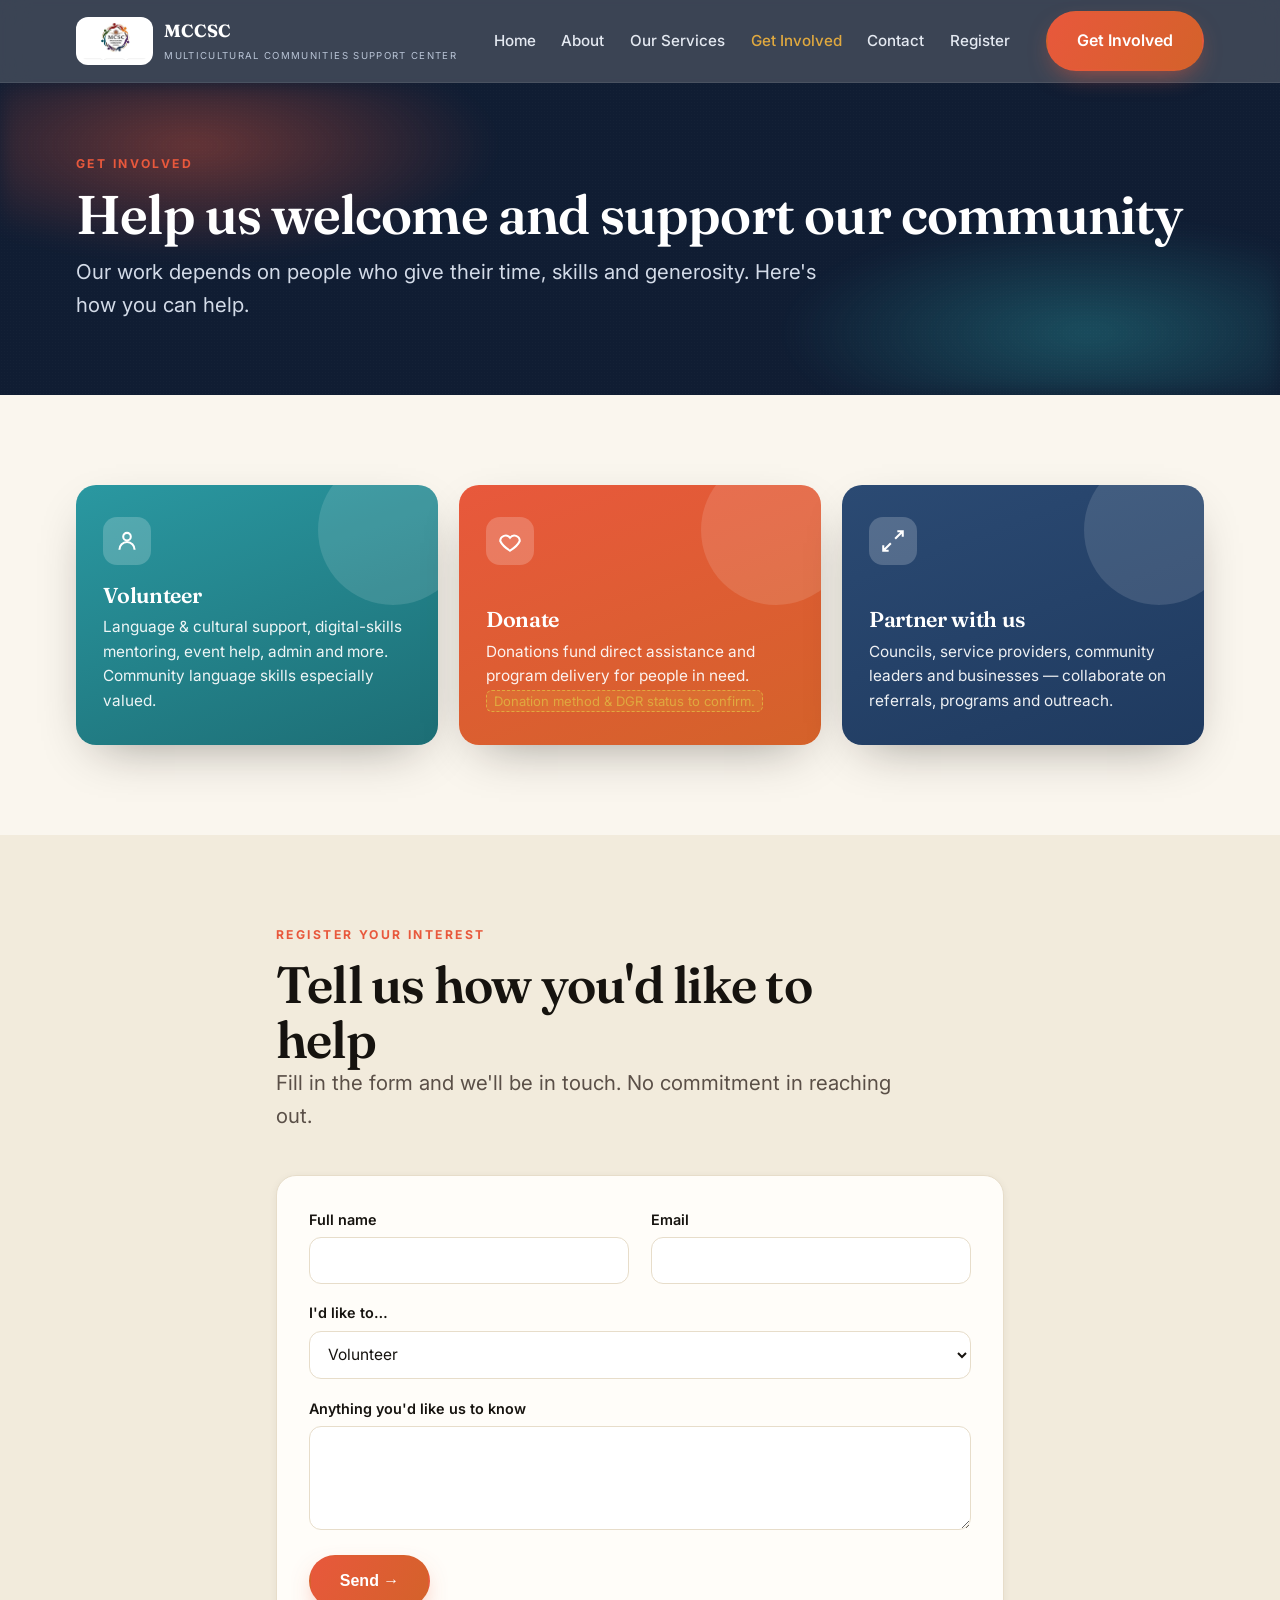
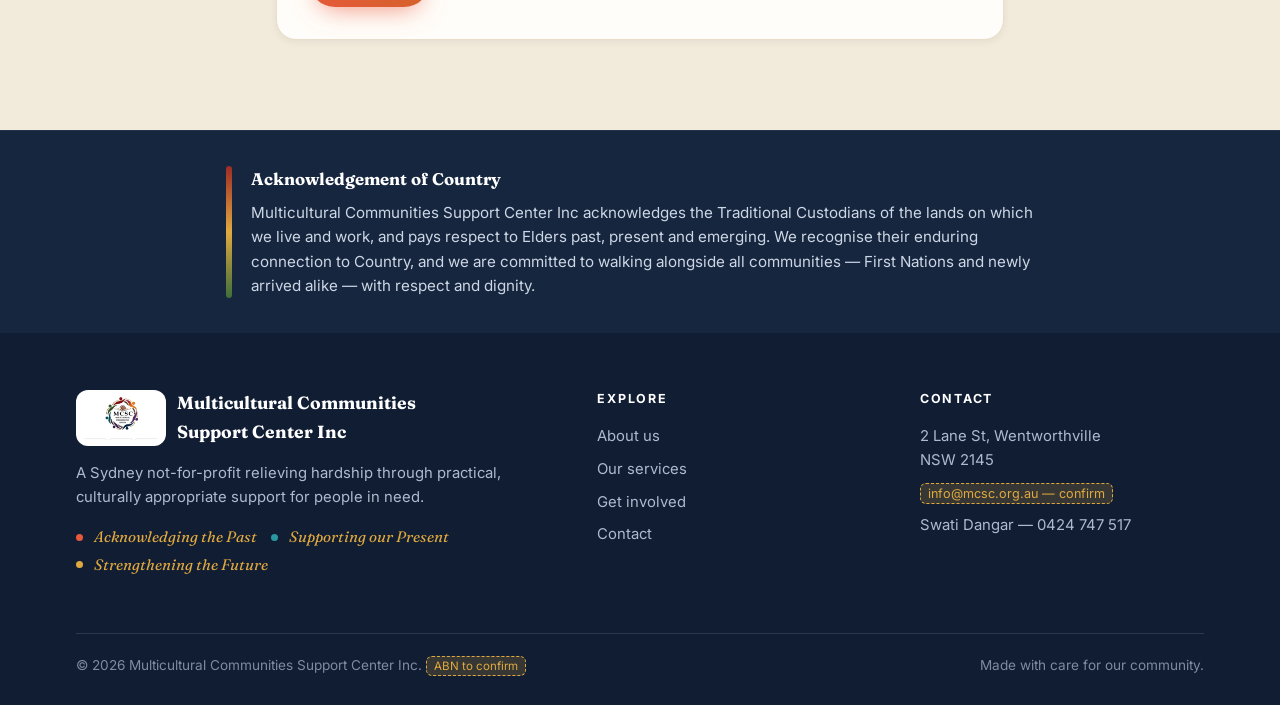
<file: get-involved.html>
<!DOCTYPE html>
<html lang="en">
<head>
<meta charset="UTF-8">
<meta name="viewport" content="width=device-width, initial-scale=1">
<title>Get Involved — Multicultural Communities Support Center Inc</title>
<meta name="description" content="Volunteer, donate or partner with MCCSC to support migrants and people in need across Sydney.">
<link rel="preconnect" href="https://fonts.googleapis.com">
<link rel="preconnect" href="https://fonts.gstatic.com" crossorigin>
<link href="https://fonts.googleapis.com/css2?family=Fraunces:opsz,wght@9..144,400;9..144,500;9..144,600;9..144,700&family=Inter:wght@400;500;600;700&display=swap" rel="stylesheet">
<link rel="stylesheet" href="assets/style2.css">
<link rel="icon" href="assets/logo.png">
<link rel="canonical" href="https://mcsc-website.pages.dev/get-involved.html">
<link rel="sitemap" type="application/xml" href="/sitemap.xml">
<meta property="og:type" content="website">
<meta property="og:site_name" content="Multicultural Communities Support Center Inc">
<meta property="og:title" content="Get Involved — Multicultural Communities Support Center Inc">
<meta property="og:description" content="Volunteer, donate or partner with MCCSC to support migrants and people in need across Sydney.">
<meta property="og:url" content="https://mcsc-website.pages.dev/get-involved.html">
<meta property="og:image" content="https://mcsc-website.pages.dev/assets/hero.jpg">
<meta property="og:locale" content="en_AU">
<meta name="twitter:card" content="summary_large_image">
<meta name="twitter:title" content="Get Involved — Multicultural Communities Support Center Inc">
<meta name="twitter:description" content="Volunteer, donate or partner with MCCSC to support migrants and people in need across Sydney.">
<meta name="twitter:image" content="https://mcsc-website.pages.dev/assets/hero.jpg">
<meta name="robots" content="index, follow">
<meta name="geo.region" content="AU-NSW">
<meta name="geo.placename" content="Wentworthville, Sydney">
<script type="application/ld+json">
{
  "@context": "https://schema.org",
  "@type": [
    "NGO",
    "LocalBusiness"
  ],
  "name": "Multicultural Communities Support Center Inc",
  "alternateName": "MCCSC",
  "url": "https://mcsc-website.pages.dev/",
  "logo": "https://mcsc-website.pages.dev/assets/logo.png",
  "image": "https://mcsc-website.pages.dev/assets/hero.jpg",
  "description": "A Sydney not-for-profit relieving hardship through practical, culturally appropriate support for disadvantaged migrants and people in need.",
  "foundingDate": "2026",
  "slogan": "Acknowledging the Past, Supporting our Present, Strengthening the Future",
  "areaServed": {
    "@type": "City",
    "name": "Sydney",
    "containedInPlace": {
      "@type": "State",
      "name": "New South Wales"
    }
  },
  "address": {
    "@type": "PostalAddress",
    "streetAddress": "2 Lane St",
    "addressLocality": "Wentworthville",
    "addressRegion": "NSW",
    "postalCode": "2145",
    "addressCountry": "AU"
  },
  "knowsAbout": [
    "migrant settlement",
    "employment support",
    "skilled migrant employment",
    "international student support",
    "digital literacy for seniors",
    "NDIS guidance",
    "aged care guidance",
    "family and domestic violence support",
    "Justice of the Peace services",
    "Notary services"
  ],
  "nonprofitStatus": "NonprofitANBI"
}
</script>
</head>
<body>
<header class="site-header">
  <nav class="nav" aria-label="Primary">
    <a class="brand" href="index.html"><img src="assets/logo.png" alt="MCCSC logo"><span><b>MCCSC</b><small>Multicultural Communities Support Center</small></span></a>
    <ul class="nav-links"><li><a href="index.html">Home</a></li><li><a href="about.html">About</a></li><li><a href="services.html">Our Services</a></li><li><a href="get-involved.html" class="active">Get Involved</a></li><li><a href="contact.html">Contact</a></li>
      <li><a href="register.html">Register</a></li></ul>
    <a class="btn btn-primary" href="get-involved.html">Get Involved</a>
    <button class="nav-toggle" aria-label="Menu"><span></span><span></span><span></span></button>
  </nav>
</header>
<div class="page-hero">
  <div class="mesh"></div><div class="grain"></div>
  <div class="wrap">
    <p class="eyebrow">Get involved</p>
    <h1>Help us welcome and support our community</h1>
    
    <p class="lead">Our work depends on people who give their time, skills and generosity. Here's how you can help.</p>
  </div>
</div>
<section>
  <div class="wrap">
    <div class="tiles reveal">
      <div class="tile t-teal" style="cursor:default"><div class="ic"><svg viewBox="0 0 24 24" fill="none" stroke-width="1.9"><circle cx="12" cy="8" r="3.5"/><path d="M5 20a7 7 0 0 1 14 0"/></svg></div><h3>Volunteer</h3><p>Language &amp; cultural support, digital-skills mentoring, event help, admin and more. Community language skills especially valued.</p></div>
      <div class="tile t-orange" style="cursor:default"><div class="ic"><svg viewBox="0 0 24 24" fill="none" stroke-width="1.9"><path d="M12 21s-7-4.5-9-9a5 5 0 0 1 9-3 5 5 0 0 1 9 3c-2 4.5-9 9-9 9z"/></svg></div><h3>Donate</h3><p>Donations fund direct assistance and program delivery for people in need. <span class="todo">Donation method &amp; DGR status to confirm.</span></p></div>
      <div class="tile t-navy" style="cursor:default"><div class="ic"><svg viewBox="0 0 24 24" fill="none" stroke-width="1.9"><path d="M16 3h5v5M21 3l-7 7M8 21H3v-5M3 21l7-7"/></svg></div><h3>Partner with us</h3><p>Councils, service providers, community leaders and businesses — collaborate on referrals, programs and outreach.</p></div>
    </div>
  </div>
</section>
<section style="background:var(--paper-2)">
  <div class="wrap" style="max-width:780px">
    <div class="section-head reveal"><p class="eyebrow">Register your interest</p><h2>Tell us how you'd like to help</h2><p class="lead">Fill in the form and we'll be in touch. No commitment in reaching out.</p></div>
    <div class="panel reveal">
      <form action="#" method="post" onsubmit="alert('Demo form — connect to an email service before going live (see handover notes).');return false;">
        <div class="grid2">
          <div class="field"><label for="gn">Full name</label><input id="gn" type="text" required></div>
          <div class="field"><label for="ge">Email</label><input id="ge" type="email" required></div>
        </div>
        <div class="field"><label for="gh">I'd like to…</label><select id="gh"><option>Volunteer</option><option>Donate</option><option>Partner with MCCSC</option><option>Something else</option></select></div>
        <div class="field"><label for="gm">Anything you'd like us to know</label><textarea id="gm" rows="4"></textarea></div>
        <button class="btn btn-primary" type="submit">Send →</button>
      </form>
    </div>
  </div>
</section>
<section class="acknowledgement" aria-label="Acknowledgement of Country">
  <div class="wrap">
    <div class="bar" aria-hidden="true"></div>
    <div>
      <h4>Acknowledgement of Country</h4>
      <p>Multicultural Communities Support Center Inc acknowledges the Traditional Custodians of the lands on which we live and work, and pays respect to Elders past, present and emerging. We recognise their enduring connection to Country, and we are committed to walking alongside all communities — First Nations and newly arrived alike — with respect and dignity.</p>
    </div>
  </div>
</section>
<footer class="site-footer">
  <div class="wrap">
    <div class="foot-grid">
      <div>
        <div class="foot-brand"><img src="assets/logo.png" alt="MCCSC logo"><b>Multicultural Communities<br>Support Center Inc</b></div>
        <p>A Sydney not-for-profit relieving hardship through practical, culturally appropriate support for people in need.</p>
        <p class="motto" style="font-size:.95rem;color:var(--gold-b)"><span>Acknowledging the Past</span><span>Supporting our Present</span><span>Strengthening the Future</span></p>
      </div>
      <div><h4>Explore</h4><a href="about.html">About us</a><a href="services.html">Our services</a><a href="get-involved.html">Get involved</a><a href="contact.html">Contact</a></div>
      <div><h4>Contact</h4><a href="#">2 Lane St, Wentworthville<br>NSW 2145</a><a href="mailto:info@mcsc.org.au"><span class="todo">info@mcsc.org.au — confirm</span></a><a href="tel:+61424747517">Swati Dangar — 0424 747 517</a></div>
    </div>
    <div class="foot-bottom"><span>© 2026 Multicultural Communities Support Center Inc. <span class="todo">ABN to confirm</span></span><span>Made with care for our community.</span></div>
  </div>
</footer>
<script src="assets/main2.js"></script>
</body>
</html>
</file>
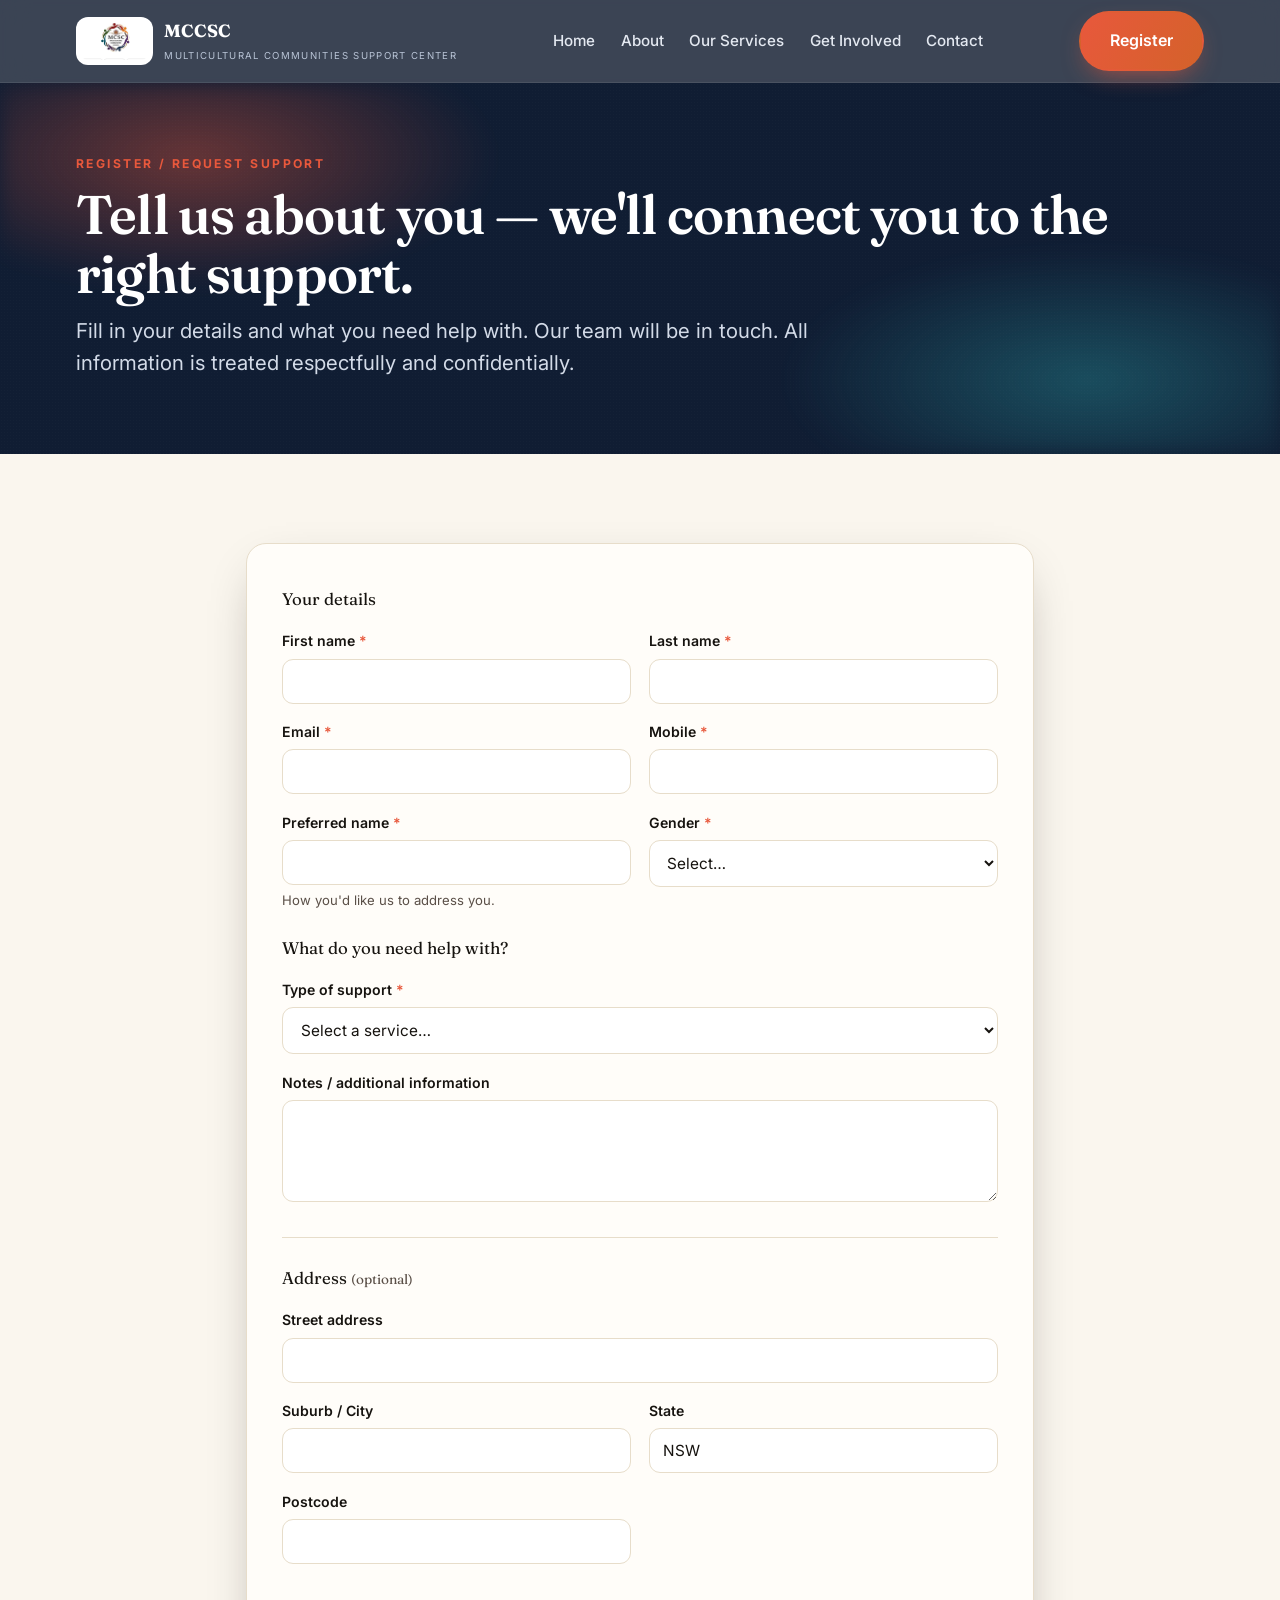
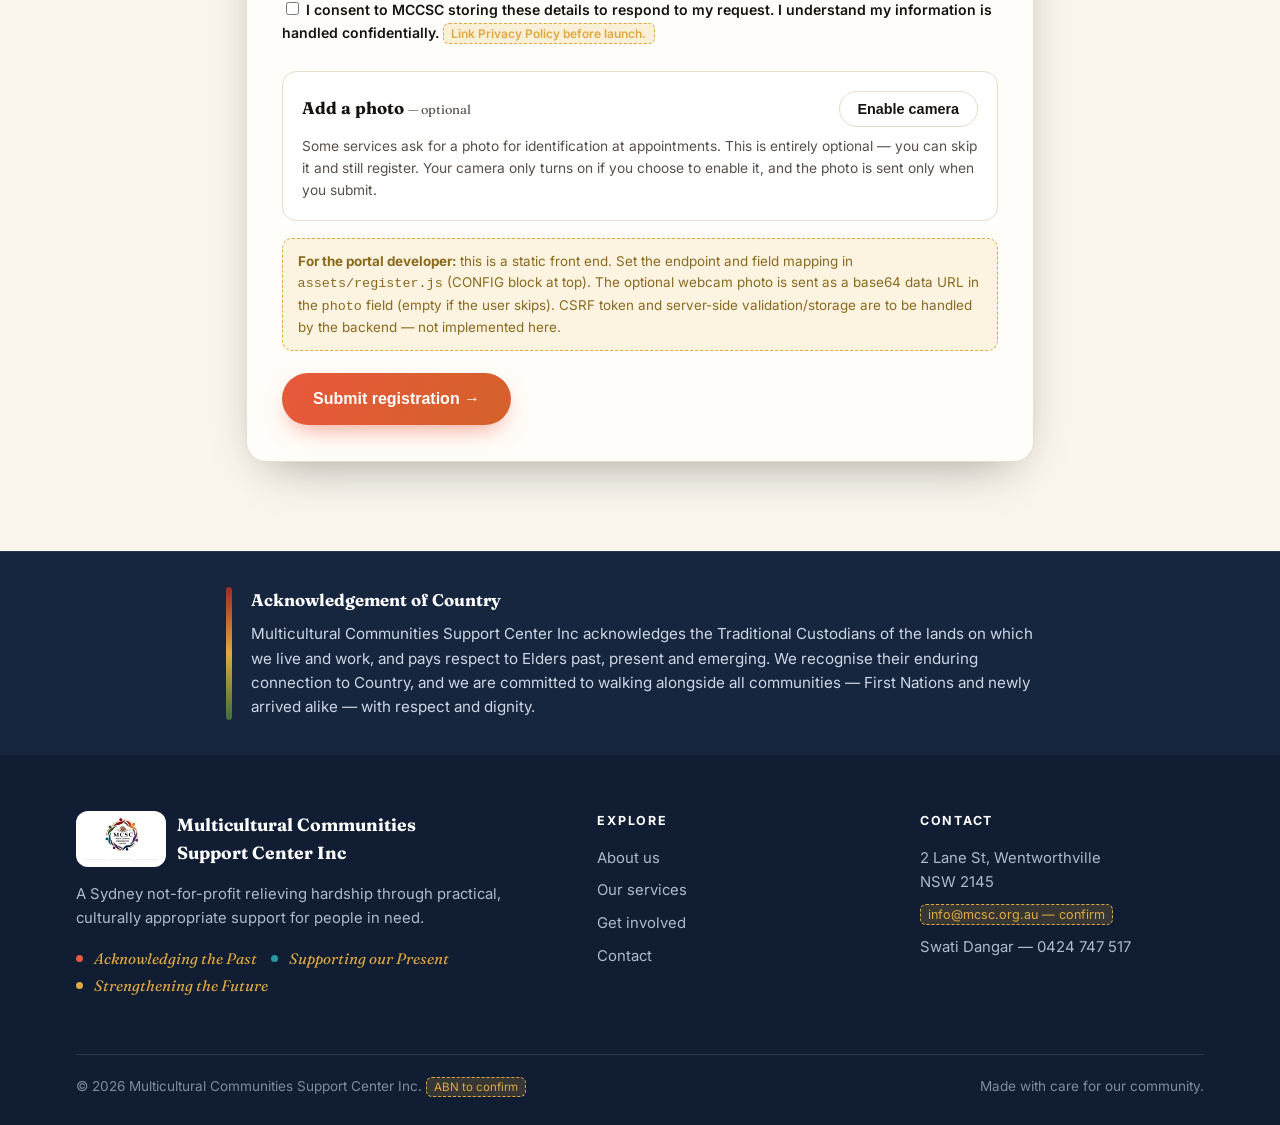
<file: register.html>
<!DOCTYPE html>
<html lang="en-AU">
<head>
<meta charset="UTF-8">
<meta name="viewport" content="width=device-width, initial-scale=1">
<title>Register / Request Support — Multicultural Communities Support Centre (MCCSC)</title>
<meta name="description" content="Register your details with MCCSC to request support — employment help, settlement, student support, JP and Notary services, family support and more across Greater Sydney.">
<link rel="preconnect" href="https://fonts.googleapis.com">
<link rel="preconnect" href="https://fonts.gstatic.com" crossorigin>
<link href="https://fonts.googleapis.com/css2?family=Fraunces:opsz,wght@9..144,400;9..144,500;9..144,600;9..144,700&family=Inter:wght@400;500;600;700&display=swap" rel="stylesheet">
<link rel="stylesheet" href="assets/style2.css">
<link rel="canonical" href="https://mcsc-website.pages.dev/register.html">
<link rel="sitemap" type="application/xml" href="/sitemap.xml">
<meta property="og:type" content="website">
<meta property="og:title" content="Register / Request Support — MCCSC">
<meta property="og:description" content="Register your details with MCCSC to request support across Greater Sydney.">
<meta property="og:url" content="https://mcsc-website.pages.dev/register.html">
<meta property="og:image" content="https://mcsc-website.pages.dev/assets/hero.jpg">
<meta property="og:locale" content="en_AU">
<meta name="robots" content="index, follow">
<link rel="icon" href="assets/logo.png">
<!-- If the portal backend issues a CSRF token, render it here:
     <meta name="csrf-token" content="SERVER_GENERATED_TOKEN"> -->
</head>
<body>
<header class="site-header">
  <nav class="nav" aria-label="Primary">
    <a class="brand" href="index.html"><img src="assets/logo.png" alt="MCCSC logo"><span><b>MCCSC</b><small>Multicultural Communities Support Center</small></span></a>
    <ul class="nav-links">
      <li><a href="index.html">Home</a></li>
      <li><a href="about.html">About</a></li>
      <li><a href="services.html">Our Services</a></li>
      <li><a href="get-involved.html">Get Involved</a></li>
      <li><a href="contact.html">Contact</a></li>
    </ul>
    <a class="btn btn-primary" href="register.html">Register</a>
    <button class="nav-toggle" aria-label="Menu"><span></span><span></span><span></span></button>
  </nav>
</header>

<main>
<section class="page-hero">
  <div class="mesh"></div><div class="grain"></div>
  <div class="wrap">
    <p class="eyebrow">Register / Request support</p>
    <h1>Tell us about you — we'll connect you to the right support.</h1>
    <p class="lead">Fill in your details and what you need help with. Our team will be in touch. All information is treated respectfully and confidentially.</p>
  </div>
</section>

<section>
  <div class="wrap reg-form-wrap">
    <form id="mccsc-register" class="reg-form" novalidate>
      <div class="reg-grid">

        <p class="form-section-label">Your details</p>

        <div>
          <label for="first_name">First name <span class="req">*</span></label>
          <input id="first_name" name="first_name" type="text" autocomplete="given-name" required>
        </div>
        <div>
          <label for="last_name">Last name <span class="req">*</span></label>
          <input id="last_name" name="last_name" type="text" autocomplete="family-name" required>
        </div>
        <div>
          <label for="email">Email <span class="req">*</span></label>
          <input id="email" name="email" type="email" autocomplete="email" required>
        </div>
        <div>
          <label for="mobile">Mobile <span class="req">*</span></label>
          <input id="mobile" name="mobile" type="tel" autocomplete="tel" required>
        </div>
        <div>
          <label for="display_name">Preferred name <span class="req">*</span></label>
          <input id="display_name" name="display_name" type="text" required>
          <p class="hint">How you'd like us to address you.</p>
        </div>
        <div>
          <label for="gender">Gender <span class="req">*</span></label>
          <select id="gender" name="gender" required>
            <option value="">Select…</option>
            <option>Female</option><option>Male</option><option>Other</option>
            <option>Prefer not to say</option>
          </select>
        </div>

        <p class="form-section-label">What do you need help with?</p>

        <div class="field-full">
          <label for="purpose">Type of support <span class="req">*</span></label>
          <select id="purpose" name="purpose" required>
            <option value="">Select a service…</option>
              <option>Employment / Job Counselling Support</option>
              <option>Migrant Settlement Support</option>
              <option>International Student Support</option>
              <option>Senior Citizen – Digital Literacy</option>
              <option>Health, Disability & Aged-Care Guidance</option>
              <option>NDIS Support</option>
              <option>Domestic Abuse / Family Support</option>
              <option>JP Services</option>
              <option>Notary Services</option>
              <option>Passport / Visa / OCI Support</option>
              <option>Emergency Support</option>
              <option>Facility Bookings</option>
              <option>Sponsorships / Partnerships</option>
              <option>Volunteering</option>
              <option>Internship</option>
              <option>General Support</option>
              <option>Other</option>
          </select>
        </div>
        <div class="field-full" data-purpose-other style="display:none">
          <label for="purpose_other">Please specify</label>
          <input id="purpose_other" name="purpose_other" type="text">
        </div>
        <div class="field-full">
          <label for="notes">Notes / additional information</label>
          <textarea id="notes" name="notes" rows="4"></textarea>
        </div>

        <hr class="section-divider">
        <p class="form-section-label">Address <span style="font-weight:400;color:var(--ink-soft);font-size:.85rem">(optional)</span></p>

        <div class="field-full">
          <label for="address">Street address</label>
          <input id="address" name="address" type="text" autocomplete="street-address">
        </div>
        <div>
          <label for="city">Suburb / City</label>
          <input id="city" name="city" type="text" autocomplete="address-level2">
        </div>
        <div>
          <label for="state">State</label>
          <input id="state" name="state" type="text" value="NSW" autocomplete="address-level1">
        </div>
        <div>
          <label for="postcode">Postcode</label>
          <input id="postcode" name="postcode" type="text" inputmode="numeric" autocomplete="postal-code">
        </div>

        <label class="consent field-full">
          <input type="checkbox" name="consent" required>
          <span>I consent to MCCSC storing these details to respond to my request. I understand my information is handled confidentially. <span class="todo">Link Privacy Policy before launch.</span></span>
        </label>

        <div class="photo-capture" data-photo-capture>
          <div class="pc-head">
            <h4>Add a photo <span class="pc-opt">— optional</span></h4>
            <button type="button" class="pc-mini" data-pc-enable>Enable camera</button>
          </div>
          <p class="pc-why">Some services ask for a photo for identification at appointments. This is entirely optional — you can skip it and still register. Your camera only turns on if you choose to enable it, and the photo is sent only when you submit.</p>
          <div class="pc-stage" data-pc-stage>
            <video class="pc-video" data-pc-video autoplay playsinline muted></video>
            <img class="pc-shot" data-pc-shot alt="Captured photo preview">
            <div class="pc-btns">
              <button type="button" class="pc-mini primary" data-pc-capture>Capture photo</button>
              <button type="button" class="pc-mini" data-pc-retake style="display:none">Retake</button>
              <button type="button" class="pc-mini" data-pc-remove style="display:none">Remove photo</button>
              <button type="button" class="pc-mini" data-pc-cancel>Turn off camera</button>
            </div>
            <p class="pc-status" data-pc-status></p>
          </div>
          <input type="hidden" name="photo" data-pc-data>
        </div>

        <div class="it-note">
          <strong>For the portal developer:</strong> this is a static front end. Set the endpoint and field mapping in <code>assets/register.js</code> (CONFIG block at top). The optional webcam photo is sent as a base64 data URL in the <code>photo</code> field (empty if the user skips). CSRF token and server-side validation/storage are to be handled by the backend — not implemented here.
        </div>
      </div>

      <div class="reg-actions">
        <button class="btn btn-primary" type="submit">Submit registration →</button>
        <p class="reg-msg" data-reg-message></p>
      </div>
    </form>
  </div>
</section>
</main>

<section class="acknowledgement" aria-label="Acknowledgement of Country">
  <div class="wrap">
    <div class="bar" aria-hidden="true"></div>
    <div>
      <h4>Acknowledgement of Country</h4>
      <p>Multicultural Communities Support Center Inc acknowledges the Traditional Custodians of the lands on which we live and work, and pays respect to Elders past, present and emerging. We recognise their enduring connection to Country, and we are committed to walking alongside all communities — First Nations and newly arrived alike — with respect and dignity.</p>
    </div>
  </div>
</section>
<footer class="site-footer">
  <div class="wrap">
    <div class="foot-grid">
      <div>
        <div class="foot-brand"><img src="assets/logo.png" alt="MCCSC logo"><b>Multicultural Communities<br>Support Center Inc</b></div>
        <p>A Sydney not-for-profit relieving hardship through practical, culturally appropriate support for people in need.</p>
        <p class="motto" style="font-size:.95rem;color:var(--gold-b)"><span>Acknowledging the Past</span><span>Supporting our Present</span><span>Strengthening the Future</span></p>
      </div>
      <div><h4>Explore</h4><a href="about.html">About us</a><a href="services.html">Our services</a><a href="get-involved.html">Get involved</a><a href="contact.html">Contact</a></div>
      <div><h4>Contact</h4><a href="#">2 Lane St, Wentworthville<br>NSW 2145</a><a href="mailto:info@mcsc.org.au"><span class="todo">info@mcsc.org.au — confirm</span></a><a href="tel:+61424747517">Swati Dangar — 0424 747 517</a></div>
    </div>
    <div class="foot-bottom"><span>© 2026 Multicultural Communities Support Center Inc. <span class="todo">ABN to confirm</span></span><span>Made with care for our community.</span></div>
  </div>
</footer>
<script src="assets/main2.js"></script>
<script src="assets/register.js"></script>
</body>
</html>
</file>
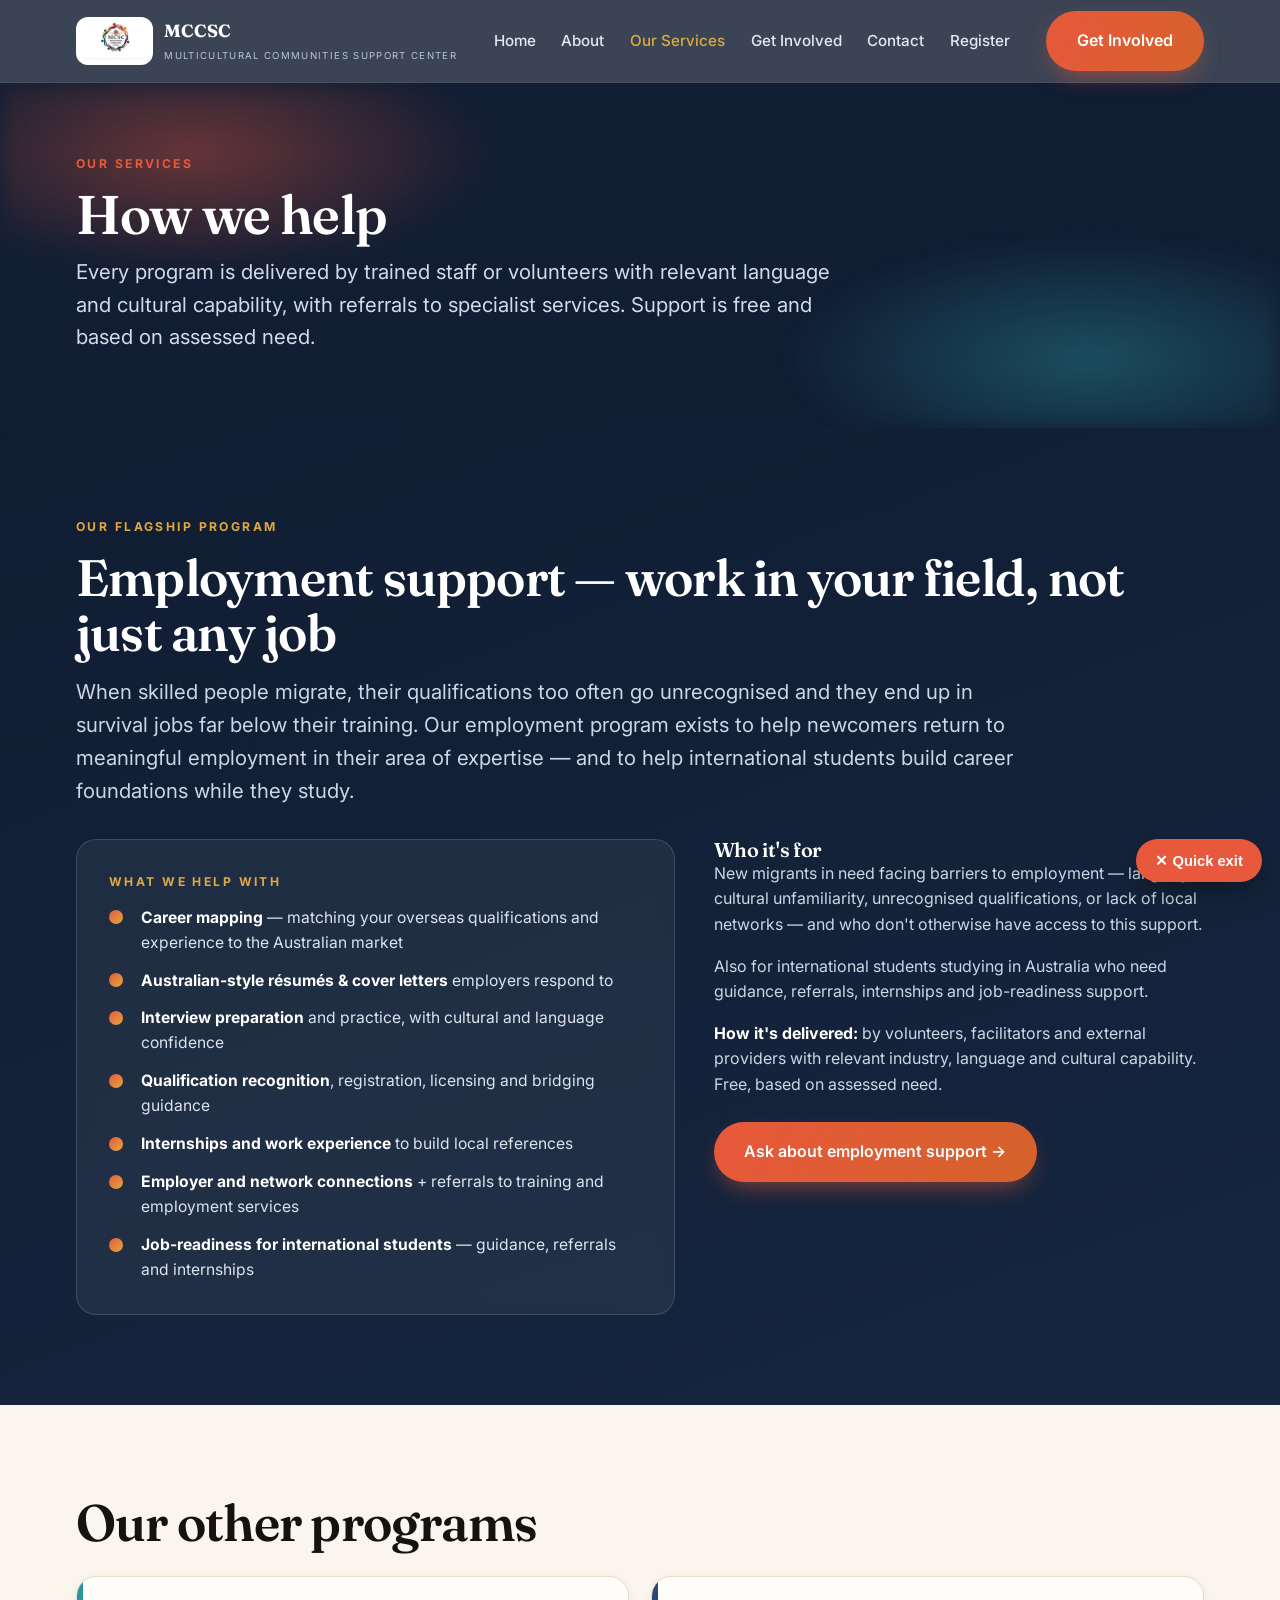
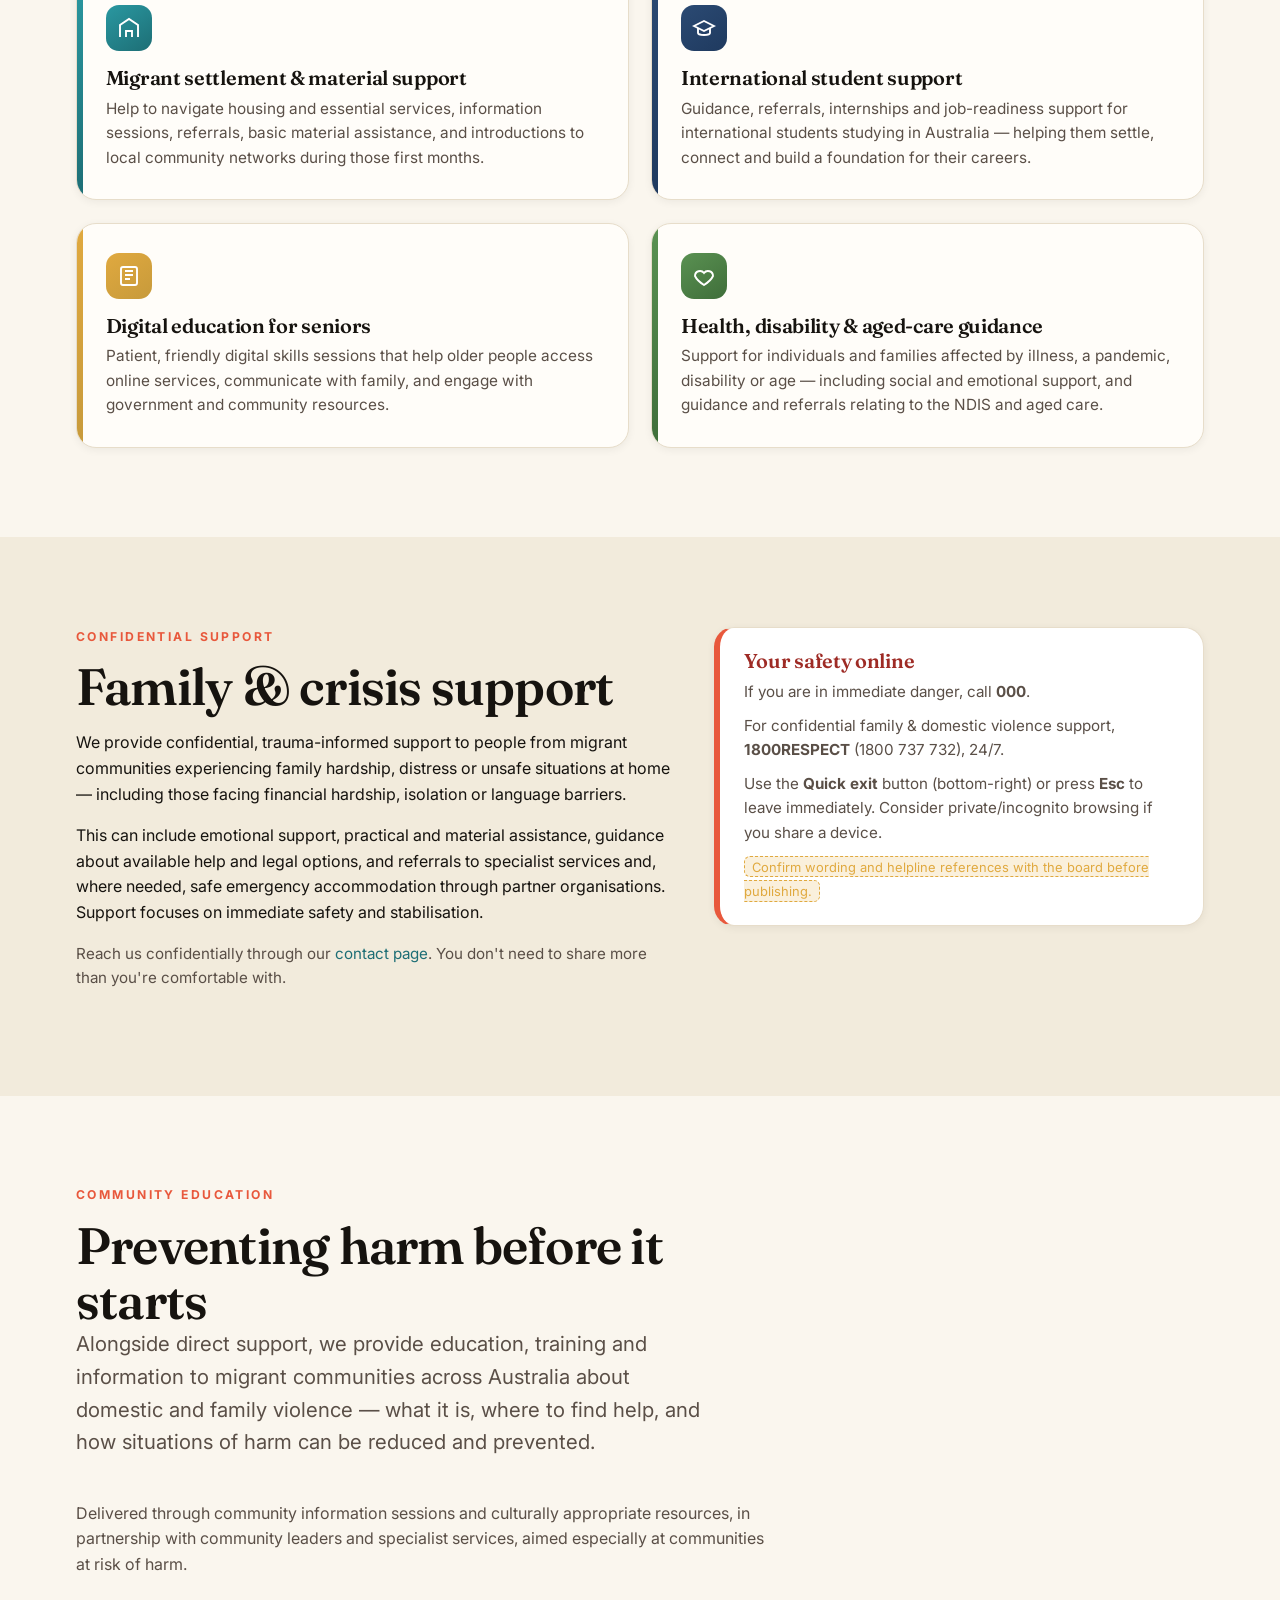
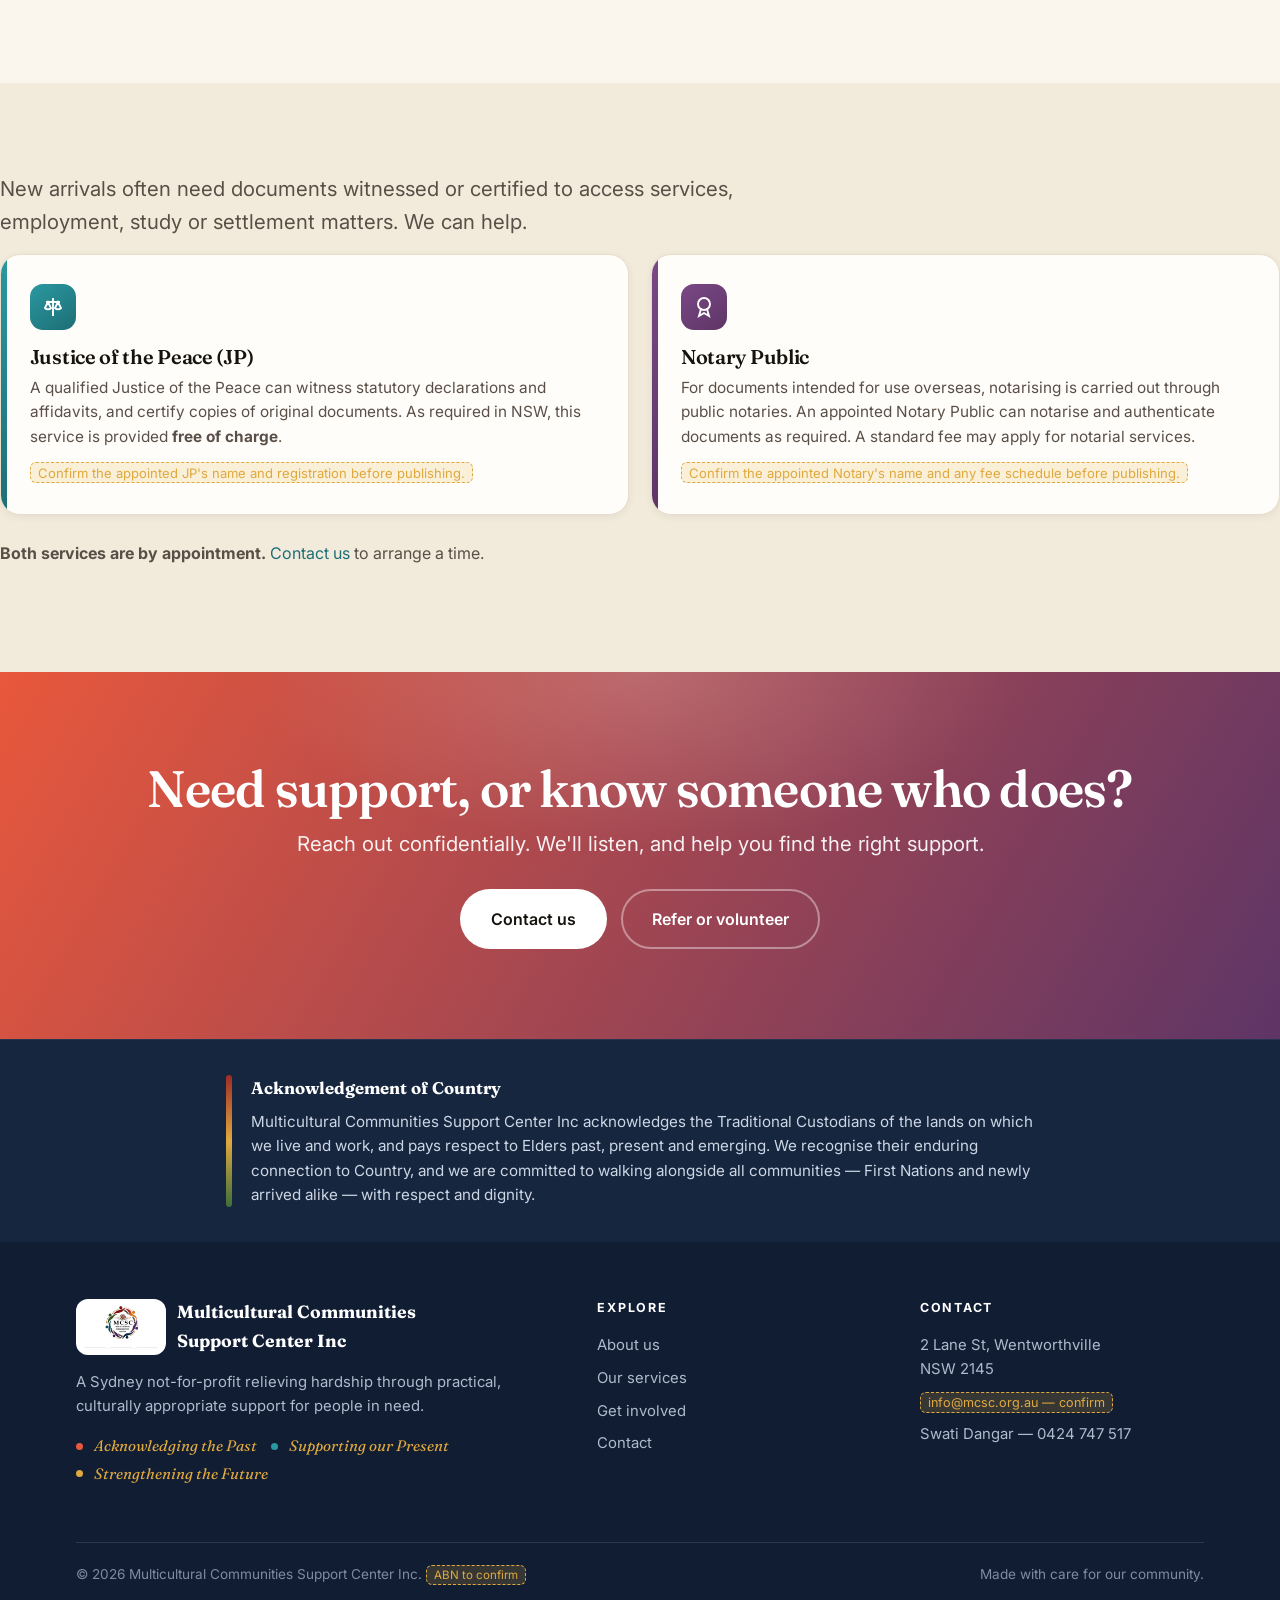
<file: services.html>
<!DOCTYPE html>
<html lang="en">
<head>
<meta charset="UTF-8">
<meta name="viewport" content="width=device-width, initial-scale=1">
<title>Our Services — Multicultural Communities Support Center Inc</title>
<meta name="description" content="MCCSC services: flagship employment support, settlement, international students, seniors digital skills, health & confidential family support.">
<link rel="preconnect" href="https://fonts.googleapis.com">
<link rel="preconnect" href="https://fonts.gstatic.com" crossorigin>
<link href="https://fonts.googleapis.com/css2?family=Fraunces:opsz,wght@9..144,400;9..144,500;9..144,600;9..144,700&family=Inter:wght@400;500;600;700&display=swap" rel="stylesheet">
<link rel="stylesheet" href="assets/style2.css">
<link rel="icon" href="assets/logo.png">
<link rel="canonical" href="https://mcsc-website.pages.dev/services.html">
<link rel="sitemap" type="application/xml" href="/sitemap.xml">
<meta property="og:type" content="website">
<meta property="og:site_name" content="Multicultural Communities Support Center Inc">
<meta property="og:title" content="Our Services — Multicultural Communities Support Center Inc">
<meta property="og:description" content="MCCSC services: flagship employment support, migrant settlement, international students, seniors digital skills, health guidance, confidential family support, and free JP & Notary services.">
<meta property="og:url" content="https://mcsc-website.pages.dev/services.html">
<meta property="og:image" content="https://mcsc-website.pages.dev/assets/hero.jpg">
<meta property="og:locale" content="en_AU">
<meta name="twitter:card" content="summary_large_image">
<meta name="twitter:title" content="Our Services — Multicultural Communities Support Center Inc">
<meta name="twitter:description" content="MCCSC services: flagship employment support, migrant settlement, international students, seniors digital skills, health guidance, confidential family support, and free JP & Notary services.">
<meta name="twitter:image" content="https://mcsc-website.pages.dev/assets/hero.jpg">
<meta name="robots" content="index, follow">
<meta name="geo.region" content="AU-NSW">
<meta name="geo.placename" content="Wentworthville, Sydney">
<script type="application/ld+json">
{
  "@context": "https://schema.org",
  "@type": [
    "NGO",
    "LocalBusiness"
  ],
  "name": "Multicultural Communities Support Center Inc",
  "alternateName": "MCCSC",
  "url": "https://mcsc-website.pages.dev/",
  "logo": "https://mcsc-website.pages.dev/assets/logo.png",
  "image": "https://mcsc-website.pages.dev/assets/hero.jpg",
  "description": "A Sydney not-for-profit relieving hardship through practical, culturally appropriate support for disadvantaged migrants and people in need.",
  "foundingDate": "2026",
  "slogan": "Acknowledging the Past, Supporting our Present, Strengthening the Future",
  "areaServed": {
    "@type": "City",
    "name": "Sydney",
    "containedInPlace": {
      "@type": "State",
      "name": "New South Wales"
    }
  },
  "address": {
    "@type": "PostalAddress",
    "streetAddress": "2 Lane St",
    "addressLocality": "Wentworthville",
    "addressRegion": "NSW",
    "postalCode": "2145",
    "addressCountry": "AU"
  },
  "knowsAbout": [
    "migrant settlement",
    "employment support",
    "skilled migrant employment",
    "international student support",
    "digital literacy for seniors",
    "NDIS guidance",
    "aged care guidance",
    "family and domestic violence support",
    "Justice of the Peace services",
    "Notary services"
  ],
  "nonprofitStatus": "NonprofitANBI"
}
</script>
<script type="application/ld+json">
{
  "@context": "https://schema.org",
  "@type": "FAQPage",
  "mainEntity": [
    {
      "@type": "Question",
      "name": "Does MCCSC help skilled migrants find work in their area of expertise?",
      "acceptedAnswer": {
        "@type": "Answer",
        "text": "Yes. Our flagship employment program helps skilled migrants return to meaningful work in their area of expertise through career mapping, Australian-style résumés, interview preparation, qualification recognition guidance, internships and employer connections."
      }
    },
    {
      "@type": "Question",
      "name": "Does MCCSC offer Justice of the Peace services?",
      "acceptedAnswer": {
        "@type": "Answer",
        "text": "Yes. A qualified Justice of the Peace can witness statutory declarations and affidavits and certify copies of documents, provided free of charge as required in NSW. Services are by appointment."
      }
    },
    {
      "@type": "Question",
      "name": "Does MCCSC provide Notary services?",
      "acceptedAnswer": {
        "@type": "Answer",
        "text": "For documents intended for use overseas, notarising is carried out through public notaries. An appointed Notary Public can notarise and authenticate documents; a standard fee may apply. Services are by appointment."
      }
    },
    {
      "@type": "Question",
      "name": "Who can access MCCSC support?",
      "acceptedAnswer": {
        "@type": "Answer",
        "text": "Support is offered freely on the basis of assessed need to disadvantaged members of migrant communities settled in Australia and others in need, including new migrants, seniors, jobseekers, international students, and individuals and families affected by illness, disability, age or family hardship."
      }
    }
  ]
}
</script>
</head>
<body>
<header class="site-header">
  <nav class="nav" aria-label="Primary">
    <a class="brand" href="index.html"><img src="assets/logo.png" alt="MCCSC logo"><span><b>MCCSC</b><small>Multicultural Communities Support Center</small></span></a>
    <ul class="nav-links"><li><a href="index.html">Home</a></li><li><a href="about.html">About</a></li><li><a href="services.html" class="active">Our Services</a></li><li><a href="get-involved.html">Get Involved</a></li><li><a href="contact.html">Contact</a></li>
      <li><a href="register.html">Register</a></li></ul>
    <a class="btn btn-primary" href="get-involved.html">Get Involved</a>
    <button class="nav-toggle" aria-label="Menu"><span></span><span></span><span></span></button>
  </nav>
</header><button class="quick-exit" onclick="quickExit()" aria-label="Quickly leave this site">✕ Quick exit</button>
<div class="page-hero">
  <div class="mesh"></div><div class="grain"></div>
  <div class="wrap">
    <p class="eyebrow">Our services</p>
    <h1>How we help</h1>
    
    <p class="lead">Every program is delivered by trained staff or volunteers with relevant language and cultural capability, with referrals to specialist services. Support is free and based on assessed need.</p>
  </div>
</div>
<section id="employment" class="flagship">
  <div class="wrap">
    <p class="eyebrow">Our flagship program</p>
    <h2>Employment support — work in your field, not just any job</h2>
    <p class="lead" style="max-width:74ch;margin-top:1rem">When skilled people migrate, their qualifications too often go unrecognised and they end up in survival jobs far below their training. Our employment program exists to help newcomers return to meaningful employment in their area of expertise — and to help international students build career foundations while they study.</p>
    <div class="svc-feature reveal" style="margin-top:2rem">
      <div class="glass">
        <p class="eyebrow" style="color:var(--gold-b)">What we help with</p>
        <ul class="checklist">
          <li><strong style="color:#fff">Career mapping</strong> — matching your overseas qualifications and experience to the Australian market</li>
          <li><strong style="color:#fff">Australian-style résumés &amp; cover letters</strong> employers respond to</li>
          <li><strong style="color:#fff">Interview preparation</strong> and practice, with cultural and language confidence</li>
          <li><strong style="color:#fff">Qualification recognition</strong>, registration, licensing and bridging guidance</li>
          <li><strong style="color:#fff">Internships and work experience</strong> to build local references</li>
          <li><strong style="color:#fff">Employer and network connections</strong> + referrals to training and employment services</li>
          <li><strong style="color:#fff">Job-readiness for international students</strong> — guidance, referrals and internships</li>
        </ul>
      </div>
      <div>
        <h3 style="color:#fff">Who it's for</h3>
        <p style="color:#cdd6e4">New migrants in need facing barriers to employment — language, cultural unfamiliarity, unrecognised qualifications, or lack of local networks — and who don't otherwise have access to this support.</p>
        <p style="color:#cdd6e4">Also for international students studying in Australia who need guidance, referrals, internships and job-readiness support.</p>
        <p style="color:#cdd6e4"><strong style="color:#fff">How it's delivered:</strong> by volunteers, facilitators and external providers with relevant industry, language and cultural capability. Free, based on assessed need.</p>
        <a class="btn btn-primary" href="contact.html" style="margin-top:.5rem">Ask about employment support →</a>
      </div>
    </div>
  </div>
</section>
<section>
  <div class="wrap">
    <h2 class="reveal" style="margin-bottom:1.6rem">Our other programs</h2>
    <div class="grid2 reveal">
      <div class="icard" style="--c1:var(--teal-b);--c2:var(--teal)"><div class="ic"><svg viewBox="0 0 24 24" fill="none" stroke-width="1.9"><path d="M3 21V9l9-6 9 6v12"/><path d="M9 21v-6h6v6"/></svg></div><h3>Migrant settlement &amp; material support</h3><p>Help to navigate housing and essential services, information sessions, referrals, basic material assistance, and introductions to local community networks during those first months.</p></div>
      <div class="icard" style="--c1:#2b4a73;--c2:var(--navy)"><div class="ic"><svg viewBox="0 0 24 24" fill="none" stroke-width="1.9"><path d="M22 10L12 5 2 10l10 5 10-5z"/><path d="M6 12v5c0 1 3 2 6 2s6-1 6-2v-5"/></svg></div><h3>International student support</h3><p>Guidance, referrals, internships and job-readiness support for international students studying in Australia — helping them settle, connect and build a foundation for their careers.</p></div>
      <div class="icard" style="--c1:var(--gold-b);--c2:var(--gold)"><div class="ic"><svg viewBox="0 0 24 24" fill="none" stroke-width="1.9"><rect x="4" y="3" width="16" height="18" rx="2"/><path d="M8 7h8M8 11h8M8 15h5"/></svg></div><h3>Digital education for seniors</h3><p>Patient, friendly digital skills sessions that help older people access online services, communicate with family, and engage with government and community resources.</p></div>
      <div class="icard" style="--c1:#5a9152;--c2:var(--green)"><div class="ic"><svg viewBox="0 0 24 24" fill="none" stroke-width="1.9"><path d="M12 21s-7-4.5-9-9a5 5 0 0 1 9-3 5 5 0 0 1 9 3c-2 4.5-9 9-9 9z"/></svg></div><h3>Health, disability &amp; aged-care guidance</h3><p>Support for individuals and families affected by illness, a pandemic, disability or age — including social and emotional support, and guidance and referrals relating to the NDIS and aged care.</p></div>
    </div>
  </div>
</section>
<section style="background:var(--paper-2)" id="family">
  <div class="wrap svc-feature reveal">
    <div>
      <p class="eyebrow">Confidential support</p>
      <h2>Family &amp; crisis support</h2>
      <p style="margin-top:1rem">We provide confidential, trauma-informed support to people from migrant communities experiencing family hardship, distress or unsafe situations at home — including those facing financial hardship, isolation or language barriers.</p>
      <p>This can include emotional support, practical and material assistance, guidance about available help and legal options, and referrals to specialist services and, where needed, safe emergency accommodation through partner organisations. Support focuses on immediate safety and stabilisation.</p>
      <p style="color:var(--ink-soft);font-size:.95rem">Reach us confidentially through our <a href="contact.html">contact page</a>. You don't need to share more than you're comfortable with.</p>
    </div>
    <div class="safe-note">
      <h3>Your safety online</h3>
      <p>If you are in immediate danger, call <b>000</b>.</p>
      <p>For confidential family &amp; domestic violence support, <b>1800RESPECT</b> (1800 737 732), 24/7.</p>
      <p>Use the <b>Quick exit</b> button (bottom-right) or press <b>Esc</b> to leave immediately. Consider private/incognito browsing if you share a device.</p>
      <p style="margin:0"><span class="todo">Confirm wording and helpline references with the board before publishing.</span></p>
    </div>
  </div>
</section>
<section>
  <div class="wrap reveal">
    <div class="section-head"><p class="eyebrow">Community education</p><h2>Preventing harm before it starts</h2><p class="lead">Alongside direct support, we provide education, training and information to migrant communities across Australia about domestic and family violence — what it is, where to find help, and how situations of harm can be reduced and prevented.</p></div>
    <p style="max-width:70ch;color:var(--ink-soft)">Delivered through community information sessions and culturally appropriate resources, in partnership with community leaders and specialist services, aimed especially at communities at risk of harm.</p>
  </div>
</section>

<section style="background:var(--paper-2)" id="jp-notary"><p class="lead">New arrivals often need documents witnessed or certified to access services, employment, study or settlement matters. We can help.</p></div>
    <div class="grid2 reveal">
      <div class="icard" style="--c1:var(--teal-b);--c2:var(--teal)">
        <div class="ic"><svg viewBox="0 0 24 24" fill="none" stroke-width="1.9"><path d="M12 3v18M5 7h14M7 7l-3 6a4 4 0 0 0 6 0L7 7zm10 0l-3 6a4 4 0 0 0 6 0l-3-6z"/></svg></div>
        <h3>Justice of the Peace (JP)</h3>
        <p>A qualified Justice of the Peace can witness statutory declarations and affidavits, and certify copies of original documents. As required in NSW, this service is provided <strong>free of charge</strong>.</p>
        <p style="margin-top:.7rem"><span class="todo">Confirm the appointed JP's name and registration before publishing.</span></p>
      </div>
      <div class="icard" style="--c1:#7a4886;--c2:var(--plum)">
        <div class="ic"><svg viewBox="0 0 24 24" fill="none" stroke-width="1.9"><circle cx="12" cy="9" r="6"/><path d="M9 14l-2 7 5-3 5 3-2-7"/></svg></div>
        <h3>Notary Public</h3>
        <p>For documents intended for use overseas, notarising is carried out through public notaries. An appointed Notary Public can notarise and authenticate documents as required. A standard fee may apply for notarial services.</p>
        <p style="margin-top:.7rem"><span class="todo">Confirm the appointed Notary's name and any fee schedule before publishing.</span></p>
      </div>
    </div>
    <p style="margin-top:1.6rem;color:var(--ink-soft)"><strong>Both services are by appointment.</strong> <a href="contact.html">Contact us</a> to arrange a time.</p>
  </div>
</section>
<section class="cta-band"><div class="wrap reveal"><h2>Need support, or know someone who does?</h2><p class="lead">Reach out confidentially. We'll listen, and help you find the right support.</p><div class="cta-row"><a class="btn btn-dark" href="contact.html">Contact us</a><a class="btn btn-ghost" href="get-involved.html">Refer or volunteer</a></div></div></section>
<section class="acknowledgement" aria-label="Acknowledgement of Country">
  <div class="wrap">
    <div class="bar" aria-hidden="true"></div>
    <div>
      <h4>Acknowledgement of Country</h4>
      <p>Multicultural Communities Support Center Inc acknowledges the Traditional Custodians of the lands on which we live and work, and pays respect to Elders past, present and emerging. We recognise their enduring connection to Country, and we are committed to walking alongside all communities — First Nations and newly arrived alike — with respect and dignity.</p>
    </div>
  </div>
</section>
<footer class="site-footer">
  <div class="wrap">
    <div class="foot-grid">
      <div>
        <div class="foot-brand"><img src="assets/logo.png" alt="MCCSC logo"><b>Multicultural Communities<br>Support Center Inc</b></div>
        <p>A Sydney not-for-profit relieving hardship through practical, culturally appropriate support for people in need.</p>
        <p class="motto" style="font-size:.95rem;color:var(--gold-b)"><span>Acknowledging the Past</span><span>Supporting our Present</span><span>Strengthening the Future</span></p>
      </div>
      <div><h4>Explore</h4><a href="about.html">About us</a><a href="services.html">Our services</a><a href="get-involved.html">Get involved</a><a href="contact.html">Contact</a></div>
      <div><h4>Contact</h4><a href="#">2 Lane St, Wentworthville<br>NSW 2145</a><a href="mailto:info@mcsc.org.au"><span class="todo">info@mcsc.org.au — confirm</span></a><a href="tel:+61424747517">Swati Dangar — 0424 747 517</a></div>
    </div>
    <div class="foot-bottom"><span>© 2026 Multicultural Communities Support Center Inc. <span class="todo">ABN to confirm</span></span><span>Made with care for our community.</span></div>
  </div>
</footer>
<script src="assets/main2.js"></script>
</body>
</html>
</file>
<file: assets/style2.css>
/* ============================================================
   MCSC — v2 "premium vibrant cultural" design system
   ============================================================ */
:root{
  --red:#9e2b25; --coral:#e8583c; --orange:#d4622a; --gold:#c79a3b; --gold-b:#e0a93f;
  --green:#3f6e3a; --teal:#1d6e75; --teal-b:#2a98a1; --plum:#5e3566; --navy:#1f3a5f;
  --ink:#16130f; --ink-soft:#5a4f47;
  --paper:#faf6ee; --paper-2:#f2ebdc; --card:#fffdf9; --line:#e7ddca;
  --deep:#101d33;            /* premium dark base */
  --deep-2:#16263f;
  --maxw:1180px; --radius:20px;
  --shadow-sm:0 2px 8px rgba(20,16,12,.06);
  --shadow:0 18px 50px -22px rgba(20,16,12,.45);
  --shadow-c:0 22px 60px -20px rgba(0,0,0,.5);
  --serif:"Fraunces",Georgia,serif;
  --sans:"Inter",system-ui,-apple-system,Segoe UI,Roboto,sans-serif;
}
*{box-sizing:border-box}
html{scroll-behavior:smooth}
body{margin:0;font-family:var(--sans);color:var(--ink);background:var(--paper);line-height:1.6;-webkit-font-smoothing:antialiased;overflow-x:hidden}
@media (prefers-reduced-motion:reduce){html{scroll-behavior:auto}*{animation:none!important;transition:none!important}}
img{max-width:100%;display:block}
a{color:var(--teal);text-decoration:none}
a:hover{text-decoration:underline}

h1,h2,h3{font-family:var(--serif);font-weight:600;line-height:1.08;letter-spacing:-.015em;margin:0}
h1{font-size:clamp(2.6rem,6vw,5rem);font-weight:600}
h2{font-size:clamp(2rem,4vw,3.2rem)}
h3{font-size:1.25rem}
p{margin:0 0 1rem}
.wrap{max-width:var(--maxw);margin:0 auto;padding:0 26px}
.eyebrow{font-weight:700;font-size:.76rem;letter-spacing:.2em;text-transform:uppercase;margin:0 0 .8rem;color:var(--coral)}
.lead{font-size:clamp(1.05rem,1.6vw,1.3rem);color:var(--ink-soft);max-width:60ch;line-height:1.6}

/* ---- buttons ---- */
.btn{display:inline-flex;align-items:center;gap:.5rem;font-weight:600;font-size:1rem;
  padding:.95rem 1.8rem;border-radius:999px;border:2px solid transparent;cursor:pointer;
  transition:transform .18s ease,box-shadow .18s ease,background .18s ease}
.btn:hover{text-decoration:none;transform:translateY(-2px)}
.btn-primary{background:linear-gradient(120deg,var(--coral),var(--orange));color:#fff;box-shadow:0 10px 26px -10px rgba(232,88,60,.7)}
.btn-primary:hover{box-shadow:0 16px 34px -10px rgba(232,88,60,.8)}
.btn-ghost{background:transparent;color:#fff;border-color:rgba(255,255,255,.4)}
.btn-ghost:hover{border-color:#fff;background:rgba(255,255,255,.08)}
.btn-dark{background:var(--deep);color:#fff}
.btn-dark:hover{background:var(--deep-2)}

/* ---- header ---- */
.site-header{position:sticky;top:0;z-index:60;background:rgba(16,29,51,.82);backdrop-filter:blur(14px) saturate(140%);border-bottom:1px solid rgba(255,255,255,.08)}
.nav{display:flex;align-items:center;justify-content:space-between;gap:1rem;max-width:var(--maxw);margin:0 auto;padding:.7rem 26px}
.brand{display:flex;align-items:center;gap:.7rem;color:#fff}
.brand:hover{text-decoration:none}
.brand img{height:48px;background:#fff;border-radius:12px;padding:5px}
.brand b{font-family:var(--serif);font-size:1.1rem;line-height:1;color:#fff}
.brand small{display:block;font-size:.6rem;letter-spacing:.14em;text-transform:uppercase;color:#b9c4d6;margin-top:4px}
.nav-links{display:flex;gap:1.6rem;list-style:none;margin:0;padding:0}
.nav-links a{color:#e4e9f1;font-size:.95rem;font-weight:500}
.nav-links a:hover,.nav-links a.active{color:var(--gold-b);text-decoration:none}
.nav-toggle{display:none;background:none;border:0;cursor:pointer;padding:8px}
.nav-toggle span{display:block;width:24px;height:2px;background:#fff;margin:5px 0;transition:.2s}
@media(max-width:920px){
  .nav-links,.nav .btn{display:none}
  .nav-toggle{display:block}
  .nav.open .nav-links{display:flex;flex-direction:column;position:absolute;top:100%;left:0;right:0;background:var(--deep);padding:1.2rem 26px;gap:1.1rem;border-bottom:1px solid rgba(255,255,255,.1)}
}

/* ---- HERO ---- */
.hero{position:relative;background:var(--deep);color:#fff;overflow:hidden;padding:clamp(3rem,7vw,6rem) 0 clamp(3.5rem,8vw,7rem)}
.hero .mesh{position:absolute;inset:0;z-index:0;opacity:.9;
  background:
   radial-gradient(40% 50% at 12% 18%,rgba(232,88,60,.55),transparent 60%),
   radial-gradient(38% 46% at 88% 12%,rgba(224,169,63,.5),transparent 62%),
   radial-gradient(44% 50% at 82% 88%,rgba(42,152,161,.5),transparent 60%),
   radial-gradient(40% 48% at 8% 90%,rgba(94,53,102,.55),transparent 62%);
  filter:blur(8px);animation:meshmove 18s ease-in-out infinite alternate}
@keyframes meshmove{0%{transform:scale(1) translate(0,0)}100%{transform:scale(1.12) translate(-2%,1%)}}
.hero .grain{position:absolute;inset:0;z-index:1;opacity:.5;
  background:radial-gradient(rgba(255,255,255,.04) 1px,transparent 1px);background-size:3px 3px}
.hero .wrap{position:relative;z-index:2;display:grid;grid-template-columns:1.1fr .9fr;gap:2.5rem;align-items:center}
.hero h1{margin-bottom:1.2rem}
.hero h1 .accent{background:linear-gradient(100deg,var(--gold-b),var(--coral));-webkit-background-clip:text;background-clip:text;-webkit-text-fill-color:transparent}
.motto{font-family:var(--serif);font-style:italic;font-size:1.1rem;color:var(--gold-b);margin:0 0 1.3rem;display:flex;flex-wrap:wrap;gap:.2rem .9rem}
.motto span{position:relative;padding-left:1.1rem}
.motto span::before{content:"";position:absolute;left:0;top:.55em;width:7px;height:7px;border-radius:50%}
.motto span:nth-child(1)::before{background:var(--coral)}
.motto span:nth-child(2)::before{background:var(--teal-b)}
.motto span:nth-child(3)::before{background:var(--gold-b)}
.hero .lead{color:#d3dbe8;margin-bottom:1.9rem}
.hero-cta{display:flex;flex-wrap:wrap;gap:.9rem}
.hero-art{display:flex;justify-content:center}
.hero-photo{position:relative;margin:0;width:min(480px,94%);border-radius:24px;overflow:hidden;box-shadow:0 30px 70px -25px rgba(0,0,0,.6);border:1px solid rgba(255,255,255,.12)}
.hero-photo img{width:100%;height:auto;display:block;aspect-ratio:9/8;object-fit:cover}
.hero-photo::after{content:"";position:absolute;inset:0;background:linear-gradient(160deg,rgba(16,29,51,0) 45%,rgba(16,29,51,.55));pointer-events:none}
.hero-photo::before{content:"";position:absolute;left:0;right:0;bottom:0;height:5px;z-index:1;background:linear-gradient(90deg,var(--coral),var(--gold-b),var(--teal-b),var(--plum));pointer-events:none}
.hero-photo figcaption{position:absolute;right:8px;bottom:8px;z-index:2;font-size:.62rem;color:rgba(255,255,255,.6);background:rgba(0,0,0,.3);padding:.1rem .4rem;border-radius:5px}
@media(max-width:920px){.hero .wrap{grid-template-columns:1fr;text-align:center}.hero-art{order:-1}.motto{justify-content:center}.hero-cta{justify-content:center}.hero .lead{margin-left:auto;margin-right:auto}}

/* hero ring animation */
.ring-fig{transform-box:fill-box;transform-origin:center;animation:bob 5s ease-in-out infinite}
@keyframes bob{0%,100%{transform:translateY(0)}50%{transform:translateY(-7px)}}
.eye-core{animation:pulse 4s ease-in-out infinite}
@keyframes pulse{0%,100%{transform:scale(1);opacity:1}50%{transform:scale(1.12);opacity:.85}}

/* ---- section scaffolding ---- */
section{padding:clamp(3.5rem,7vw,6rem) 0}
.section-head{max-width:64ch;margin:0 0 2.6rem}
.reveal{opacity:0;transform:translateY(26px);transition:opacity .7s ease,transform .7s ease}
.reveal.in{opacity:1;transform:none}

/* ---- marquee strip of cultures/colours ---- */
.strip{background:var(--deep-2);overflow:hidden;padding:1rem 0;border-block:1px solid rgba(255,255,255,.07)}
.strip .track{display:flex;gap:3rem;white-space:nowrap;animation:scroll 26s linear infinite;width:max-content}
.strip span{font-family:var(--serif);font-style:italic;font-size:1.15rem;color:#cdd6e4;display:inline-flex;align-items:center;gap:1rem}
.strip span::after{content:"";width:8px;height:8px;border-radius:50%;background:var(--gold-b)}
@keyframes scroll{to{transform:translateX(-50%)}}

/* ---- welcome split ---- */
.split{display:grid;grid-template-columns:1.05fr .95fr;gap:3rem;align-items:center}
@media(max-width:860px){.split{grid-template-columns:1fr;gap:2rem}}
.purpose-card{position:relative;background:linear-gradient(150deg,var(--plum),var(--navy));color:#fff;border-radius:var(--radius);padding:2.4rem;box-shadow:var(--shadow-c);overflow:hidden}
.purpose-card::after{content:"";position:absolute;right:-40px;bottom:-40px;width:180px;height:180px;border-radius:50%;background:radial-gradient(circle,rgba(224,169,63,.45),transparent 70%)}
.purpose-card .q{font-family:var(--serif);font-size:1.4rem;line-height:1.45;position:relative;z-index:1}
.purpose-card .eyebrow{color:var(--gold-b)}

/* ---- PROGRAM TILES: each owns a colour ---- */
.tiles{display:grid;grid-template-columns:repeat(3,1fr);gap:1.3rem}
@media(max-width:880px){.tiles{grid-template-columns:1fr 1fr}}
@media(max-width:560px){.tiles{grid-template-columns:1fr}}
.tile{position:relative;border-radius:var(--radius);padding:2rem 1.7rem;color:#fff;overflow:hidden;min-height:230px;display:flex;flex-direction:column;justify-content:flex-end;box-shadow:var(--shadow);transition:transform .25s ease,box-shadow .25s ease;isolation:isolate}
.tile:hover{transform:translateY(-6px);box-shadow:0 30px 60px -20px rgba(0,0,0,.5);text-decoration:none}
.tile::before{content:"";position:absolute;inset:0;z-index:-1;background:linear-gradient(160deg,var(--c1),var(--c2))}
.tile::after{content:"";position:absolute;right:-30px;top:-30px;width:150px;height:150px;border-radius:50%;background:rgba(255,255,255,.12);z-index:-1}
.tile .ic{width:48px;height:48px;border-radius:14px;background:rgba(255,255,255,.2);display:grid;place-items:center;margin-bottom:auto}
.tile .ic svg{width:26px;height:26px;stroke:#fff}
.tile h3{color:#fff;margin:1.2rem 0 .5rem;font-size:1.35rem}
.tile p{color:rgba(255,255,255,.92);font-size:.96rem;margin:0}
.tile .badge{position:absolute;top:1.2rem;right:1.2rem;background:#fff;color:var(--ink);font-size:.62rem;font-weight:700;letter-spacing:.1em;text-transform:uppercase;padding:.25rem .6rem;border-radius:999px}
.t-orange{--c1:var(--coral);--c2:var(--orange)}
.t-teal{--c1:var(--teal-b);--c2:var(--teal)}
.t-navy{--c1:#2b4a73;--c2:var(--navy)}
.t-gold{--c1:var(--gold-b);--c2:var(--gold)}
.t-green{--c1:#5a9152;--c2:var(--green)}
.t-plum{--c1:#7a4886;--c2:var(--plum)}
.tile.big{grid-column:span 1}

/* ---- employment flagship ---- */
.flagship{background:linear-gradient(160deg,var(--deep),var(--deep-2));color:#fff}
.flagship .eyebrow{color:var(--gold-b)}
.flagship h2{color:#fff}
.flagship .lead{color:#cdd6e4}
.glass{background:rgba(255,255,255,.06);border:1px solid rgba(255,255,255,.14);border-radius:var(--radius);padding:2rem;backdrop-filter:blur(6px)}
.checklist{list-style:none;margin:0;padding:0;display:grid;gap:.8rem}
.checklist li{position:relative;padding-left:2rem;color:#dde4ee;font-size:.98rem}
.checklist li::before{content:"";position:absolute;left:0;top:.35rem;width:14px;height:14px;border-radius:50%;background:linear-gradient(135deg,var(--coral),var(--gold-b))}
.steps{display:grid;grid-template-columns:repeat(3,1fr);gap:1.3rem;margin-top:2.5rem}
@media(max-width:760px){.steps{grid-template-columns:1fr}}
.step-card{background:rgba(255,255,255,.05);border:1px solid rgba(255,255,255,.12);border-radius:16px;padding:1.6rem}
.step-card .n{width:46px;height:46px;border-radius:50%;display:grid;place-items:center;font-family:var(--serif);font-size:1.3rem;font-weight:600;color:#fff;margin-bottom:1rem}
.step-card:nth-child(1) .n{background:linear-gradient(135deg,var(--coral),var(--orange))}
.step-card:nth-child(2) .n{background:linear-gradient(135deg,var(--gold-b),var(--gold))}
.step-card:nth-child(3) .n{background:linear-gradient(135deg,var(--teal-b),var(--teal))}
.step-card h3{color:#fff;margin:0 0 .4rem}
.step-card p{color:#cdd6e4;margin:0;font-size:.95rem}

/* ---- stats with counters ---- */
.stats{display:grid;grid-template-columns:repeat(3,1fr);gap:1.5rem}
@media(max-width:600px){.stats{grid-template-columns:1fr}}
.stat{text-align:center;padding:1.5rem}
.stat .n{font-family:var(--serif);font-size:clamp(2.4rem,5vw,3.4rem);line-height:1;background:linear-gradient(120deg,var(--gold-b),var(--coral));-webkit-background-clip:text;background-clip:text;-webkit-text-fill-color:transparent}
.stat .l{color:#cdd6e4;margin-top:.6rem;font-size:.95rem}

/* ---- CTA ---- */
.cta-band{position:relative;background:linear-gradient(120deg,var(--coral),var(--plum));color:#fff;text-align:center;overflow:hidden}
.cta-band::before{content:"";position:absolute;inset:0;background:radial-gradient(50% 80% at 50% 0%,rgba(255,255,255,.18),transparent 60%)}
.cta-band .wrap{position:relative;z-index:1}
.cta-band h2{color:#fff;margin-bottom:.7rem}
.cta-band .lead{color:rgba(255,255,255,.92);margin:0 auto 1.8rem}
.cta-row{display:flex;gap:.9rem;justify-content:center;flex-wrap:wrap}

/* ---- footer ---- */
.site-footer{background:var(--deep);color:#aebbcd;padding:3.5rem 0 1.8rem;font-size:.93rem}
.site-footer h4{color:#fff;font-family:var(--sans);font-size:.78rem;letter-spacing:.14em;text-transform:uppercase;margin:0 0 1rem}
.foot-grid{display:grid;grid-template-columns:1.7fr 1fr 1fr;gap:2.4rem}
@media(max-width:760px){.foot-grid{grid-template-columns:1fr;gap:1.8rem}}
.foot-grid a{color:#aebbcd;display:block;margin-bottom:.55rem}
.foot-grid a:hover{color:#fff}
.foot-brand{display:flex;align-items:center;gap:.7rem;margin-bottom:1rem}
.foot-brand img{height:56px;background:#fff;border-radius:12px;padding:6px}
.foot-brand b{color:#fff;font-family:var(--serif);font-size:1.1rem}
.foot-bottom{border-top:1px solid rgba(255,255,255,.12);margin-top:2.2rem;padding-top:1.3rem;display:flex;justify-content:space-between;flex-wrap:wrap;gap:.6rem;color:#7e8ba0;font-size:.85rem}
.todo{background:rgba(224,169,63,.18);border:1px dashed var(--gold-b);color:#e0a93f;padding:.12rem .45rem;border-radius:6px;font-size:.85em}

/* ---- interior page hero ---- */
.page-hero{position:relative;background:var(--deep);color:#fff;overflow:hidden;padding:clamp(2.6rem,6vw,4.4rem) 0 clamp(2.4rem,5vw,3.6rem)}
.page-hero .mesh{position:absolute;inset:0;z-index:0;opacity:.8;background:radial-gradient(40% 60% at 15% 20%,rgba(232,88,60,.5),transparent 60%),radial-gradient(40% 60% at 85% 80%,rgba(42,152,161,.5),transparent 60%);filter:blur(10px);animation:meshmove 18s ease-in-out infinite alternate}
.page-hero .grain{position:absolute;inset:0;z-index:1;opacity:.4;background:radial-gradient(rgba(255,255,255,.04) 1px,transparent 1px);background-size:3px 3px}
.page-hero .wrap{position:relative;z-index:2}
.page-hero h1{margin:.2rem 0 .7rem;font-size:clamp(2.2rem,4.5vw,3.4rem)}
.page-hero .lead{color:#d3dbe8}
.page-hero .motto{margin-bottom:1rem}

/* ---- content blocks ---- */
.panel{background:var(--card);border:1px solid var(--line);border-radius:var(--radius);padding:2rem;box-shadow:var(--shadow-sm)}
.values{list-style:none;margin:0;padding:0;display:grid;gap:1.1rem}
.values li{display:flex;gap:1.1rem;align-items:flex-start}
.values .dot{flex:none;width:16px;height:16px;border-radius:50%;margin-top:.4rem}
.values b{display:block;font-family:var(--serif);font-size:1.15rem}
.values span{color:var(--ink-soft)}
.team{display:grid;grid-template-columns:repeat(4,1fr);gap:1.3rem}
@media(max-width:820px){.team{grid-template-columns:1fr 1fr}}
.member{text-align:center}
.member .av{width:92px;height:92px;border-radius:50%;margin:0 auto .8rem;display:grid;place-items:center;font-family:var(--serif);font-size:1.7rem;color:#fff;box-shadow:var(--shadow-sm)}
.member b{display:block;font-family:var(--serif);font-size:1.1rem}
.member span{font-size:.86rem;color:var(--ink-soft)}
.vm-card{background:linear-gradient(150deg,var(--c1),var(--c2));color:#fff;border-radius:var(--radius);padding:2.2rem;box-shadow:var(--shadow)}
.vm-card .eyebrow{color:rgba(255,255,255,.85)}
.vm-card .q{font-family:var(--serif);font-size:1.25rem;line-height:1.45}
.field{margin-bottom:1.1rem}
.field label{display:block;font-size:.9rem;font-weight:600;margin-bottom:.4rem}
.field input,.field select,.field textarea{width:100%;padding:.8rem .9rem;border:1.5px solid var(--line);border-radius:12px;font-family:inherit;font-size:.97rem;background:#fff;color:var(--ink)}
.field input:focus,.field select:focus,.field textarea:focus{outline:2px solid var(--teal-b);outline-offset:1px;border-color:var(--teal-b)}
.safe-note{border:1px solid var(--line);border-left:6px solid var(--coral);background:#fff;border-radius:var(--radius);padding:1.4rem 1.5rem;box-shadow:var(--shadow-sm)}
.safe-note h3{margin:0 0 .5rem;color:var(--red)}
.safe-note p{margin:0 0 .6rem;color:var(--ink-soft);font-size:.95rem}
.quick-exit{position:fixed;right:18px;bottom:18px;z-index:90;background:var(--coral);color:#fff;border:0;border-radius:999px;padding:.8rem 1.2rem;font-weight:600;font-size:.92rem;cursor:pointer;box-shadow:0 10px 28px -6px rgba(0,0,0,.45)}
.quick-exit:hover{background:var(--red)}
.svc-feature{display:grid;grid-template-columns:1.1fr .9fr;gap:2.4rem;align-items:start}
@media(max-width:860px){.svc-feature{grid-template-columns:1fr}}
.icard{position:relative;background:var(--card);border:1px solid var(--line);border-radius:var(--radius);padding:1.8rem;box-shadow:var(--shadow-sm);overflow:hidden}
.icard::before{content:"";position:absolute;left:0;top:0;bottom:0;width:6px;background:linear-gradient(var(--c1),var(--c2))}
.icard .ic{width:46px;height:46px;border-radius:13px;display:grid;place-items:center;margin-bottom:1rem;background:linear-gradient(145deg,var(--c1),var(--c2))}
.icard .ic svg{width:24px;height:24px;stroke:#fff}
.icard h3{margin:.1rem 0 .5rem}
.icard p{color:var(--ink-soft);font-size:.96rem;margin:0}
.grid2{display:grid;grid-template-columns:1fr 1fr;gap:1.4rem}
@media(max-width:700px){.grid2{grid-template-columns:1fr}}
.cta-band .btn-dark{background:#fff;color:var(--ink)}
.cta-band .btn-dark:hover{background:var(--paper-2)}

/* ---- Acknowledgement of Country ---- */
.acknowledgement{background:var(--deep-2);color:#cdd6e4;padding:2.2rem 0;border-top:1px solid rgba(255,255,255,.07)}
.acknowledgement .wrap{display:flex;gap:1.2rem;align-items:flex-start;max-width:880px}
.acknowledgement .bar{flex:none;width:6px;align-self:stretch;border-radius:6px;background:linear-gradient(var(--red),var(--gold-b),var(--green))}
.acknowledgement h4{color:#fff;font-family:var(--serif);font-size:1.05rem;letter-spacing:0;text-transform:none;margin:0 0 .5rem}
.acknowledgement p{margin:0;font-size:.95rem;line-height:1.6}

/* wide banner tile (JP/Notary) to fill the last row cleanly */
.tile.jp-wide{grid-column:1 / -1;min-height:auto;flex-direction:row;align-items:center;justify-content:flex-start;gap:1.6rem;padding:1.7rem 2rem}
.tile.jp-wide .ic{margin-bottom:0}
.tile.jp-wide>div.txt{display:flex;flex-direction:column}
.tile.jp-wide h3{margin:0 0 .3rem}
@media(max-width:880px){.tile.jp-wide{grid-column:1 / -1;flex-direction:column;align-items:flex-start}}
@media(max-width:560px){.tile.jp-wide{grid-column:auto}}

/* ============================================================
   PRINT / SAVE-AS-PDF STYLES (A4, ink-friendly)
   ============================================================ */
@media print{
  @page{ size:A4; margin:16mm 14mm; }
  *{ -webkit-print-color-adjust:exact; print-color-adjust:exact; box-shadow:none!important; text-shadow:none!important; animation:none!important; transition:none!important; }
  .reveal{ opacity:1!important; transform:none!important; }
  body{ background:#fff!important; color:#16130f!important; font-size:11pt; line-height:1.45; }
  /* hide screen-only chrome */
  .site-header, .nav-toggle, .quick-exit, .strip, .hero .mesh, .hero .grain,
  .page-hero .mesh, .page-hero .grain, .cta-band, .hero-cta, form .btn, .btn{ display:none!important; }
  /* neutralise dark sections so they print on white with dark text */
  .hero, .page-hero, .flagship, .acknowledgement, .bg-ink, .bg-deep,
  section[style*="var(--deep"], section[style*="var(--paper-2)"]{
    background:#fff!important; color:#16130f!important; padding:10pt 0!important;
  }
  .hero h1, .hero h1 .accent, .hero .lead, .page-hero h1, .page-hero .lead,
  .flagship h2, .flagship .lead, .flagship .eyebrow, .acknowledgement h4, .acknowledgement p,
  .step-card h3, .step-card p, .checklist li, .glass .eyebrow,
  h1, h2, h3, p, li, .lead, .eyebrow, .motto, .stat .l{
    color:#16130f!important; -webkit-text-fill-color:#16130f!important;
  }
  .eyebrow, .motto{ color:#9e2b25!important; -webkit-text-fill-color:#9e2b25!important; }
  .hero h1 .accent{ color:#d4622a!important; -webkit-text-fill-color:#d4622a!important; }
  /* program tiles -> bordered white cards, keep a colour accent bar */
  .tile, .tile.jp-wide{ background:#fff!important; color:#16130f!important; border:1px solid #ccc!important; border-left:4px solid #9e2b25!important; min-height:auto!important; padding:10pt!important; page-break-inside:avoid; }
  .tile h3, .tile p, .tile .badge{ color:#16130f!important; }
  .tile .ic, .tile::before, .tile::after, .icard .ic{ display:none!important; }
  .tile .badge{ background:#eee!important; border:1px solid #ccc; }
  /* glass / panels / cards -> plain bordered */
  .glass, .panel, .icard, .purpose-card, .vm-card, .safe-note, .step-card{
    background:#fff!important; color:#16130f!important; border:1px solid #ccc!important; padding:10pt!important; page-break-inside:avoid;
  }
  .icard::before{ display:none!important; }
  .purpose-card::after, .cta-band::before, .tile::after, .tile::before{ display:none!important; }
  .checklist li::before{ background:#9e2b25!important; }
  /* hero photo: keep but constrain */
  .hero-photo{ box-shadow:none!important; border:1px solid #ccc!important; max-width:70mm; }
  .hero-photo::after, .hero-photo::before, .hero-photo figcaption{ display:none!important; }
  /* layout: collapse multi-col grids to stack so nothing clips on A4 */
  .hero .wrap, .split, .svc-feature, .tiles, .grid2, .steps, .team, .foot-grid, .stats{
    display:block!important;
  }
  .tiles > *, .grid2 > *, .steps > *{ margin-bottom:8pt; }
  /* stats numbers print dark */
  .stat .n{ color:#9e2b25!important; -webkit-text-fill-color:#9e2b25!important; font-size:20pt; }
  /* footer -> simple */
  .site-footer{ background:#fff!important; color:#16130f!important; border-top:1px solid #ccc; padding:10pt 0!important; }
  .site-footer h4, .site-footer a, .foot-bottom span, .foot-brand b{ color:#16130f!important; }
  .foot-brand img, .brand img{ background:#fff!important; }
  a{ color:#16130f!important; text-decoration:none; }
  /* show full URL after important links so a printed copy is useful */
  .site-footer a[href^="mailto"]::after{ content:" (" attr(href) ")"; }
  section{ page-break-inside:auto; }
  h2, h3{ page-break-after:avoid; }
  .todo{ background:#fff!important; border:1px dashed #999; color:#555!important; }
}

/* ============================================================
   REGISTRATION / CAPTURE FORM + CTA
   ============================================================ */
.reg-cta{background:linear-gradient(135deg,var(--coral),var(--plum));color:#fff;text-align:center;position:relative;overflow:hidden}
.reg-cta::before{content:"";position:absolute;inset:0;background:radial-gradient(60% 90% at 50% 0%,rgba(255,255,255,.18),transparent 60%)}
.reg-cta .wrap{position:relative;z-index:1}
.reg-cta h2{color:#fff;margin-bottom:.6rem}
.reg-cta .lead{color:rgba(255,255,255,.94);margin:0 auto 1.6rem}
.reg-form-wrap{max-width:840px;margin:0 auto}
.reg-form{background:var(--card);border:1px solid var(--line);border-radius:var(--radius);padding:2.2rem;box-shadow:var(--shadow);text-align:left}
.reg-grid{display:grid;grid-template-columns:1fr 1fr;gap:1.1rem}
@media(max-width:640px){.reg-grid{grid-template-columns:1fr}}
.reg-form .field-full{grid-column:1 / -1}
.reg-form label{display:block;font-size:.88rem;font-weight:600;margin-bottom:.35rem;color:var(--ink)}
.reg-form label .req{color:var(--coral)}
.reg-form input,.reg-form select,.reg-form textarea{width:100%;padding:.75rem .85rem;border:1.5px solid var(--line);border-radius:11px;font-family:inherit;font-size:.96rem;background:#fff;color:var(--ink)}
.reg-form input:focus,.reg-form select:focus,.reg-form textarea:focus{outline:2px solid var(--teal-b);outline-offset:1px;border-color:var(--teal-b)}
.reg-form .hint{font-size:.82rem;color:var(--ink-soft);margin:.3rem 0 0}
.reg-actions{margin-top:1.4rem;display:flex;align-items:center;gap:1rem;flex-wrap:wrap}
.reg-msg{font-size:.92rem;margin:0;color:var(--teal)}
.reg-msg.error{color:var(--red)}
.consent{display:flex;gap:.6rem;align-items:flex-start;margin-top:1.1rem;font-size:.88rem;color:var(--ink-soft)}
.consent input{width:auto;margin-top:.2rem;flex:none}
.section-divider{grid-column:1 / -1;border:0;border-top:1px solid var(--line);margin:.6rem 0 .2rem}
.section-divider+*{margin-top:0}
.form-section-label{grid-column:1 / -1;font-family:var(--serif);font-size:1.05rem;color:var(--ink);margin:.4rem 0 0}
.it-note{grid-column:1 / -1;background:rgba(224,169,63,.12);border:1px dashed var(--gold-b);border-radius:10px;padding:.7rem .9rem;font-size:.84rem;color:#8a6a1e}
.btn-light{background:#fff;color:var(--ink)}
.btn-light:hover{background:var(--paper-2);text-decoration:none}

/* ---- optional webcam photo capture ---- */
.photo-capture{grid-column:1 / -1;background:#fff;border:1.5px solid var(--line);border-radius:14px;padding:1.2rem;margin-top:.2rem}
.photo-capture .pc-head{display:flex;justify-content:space-between;align-items:center;gap:1rem;flex-wrap:wrap}
.photo-capture h4{margin:0;font-family:var(--serif);font-size:1.05rem}
.photo-capture .pc-opt{font-size:.8rem;color:var(--ink-soft);font-weight:400}
.photo-capture p.pc-why{font-size:.86rem;color:var(--ink-soft);margin:.5rem 0 0}
.pc-stage{margin-top:.9rem;display:none}
.pc-stage.on{display:block}
.pc-video,.pc-shot{width:100%;max-width:320px;aspect-ratio:4/3;object-fit:cover;background:var(--paper-2);border-radius:12px;border:1px solid var(--line)}
.pc-shot{display:none}
.pc-btns{display:flex;gap:.6rem;flex-wrap:wrap;margin-top:.8rem}
.pc-mini{font-size:.9rem;padding:.55rem 1.1rem;border-radius:999px;border:1.5px solid var(--line);background:#fff;color:var(--ink);font-weight:600;cursor:pointer}
.pc-mini:hover{border-color:var(--ink)}
.pc-mini.primary{background:var(--teal-b);color:#fff;border-color:var(--teal-b)}
.pc-mini.primary:hover{background:var(--teal)}
.pc-status{font-size:.85rem;color:var(--ink-soft);margin:.6rem 0 0}
.pc-status.err{color:var(--red)}
</file>
